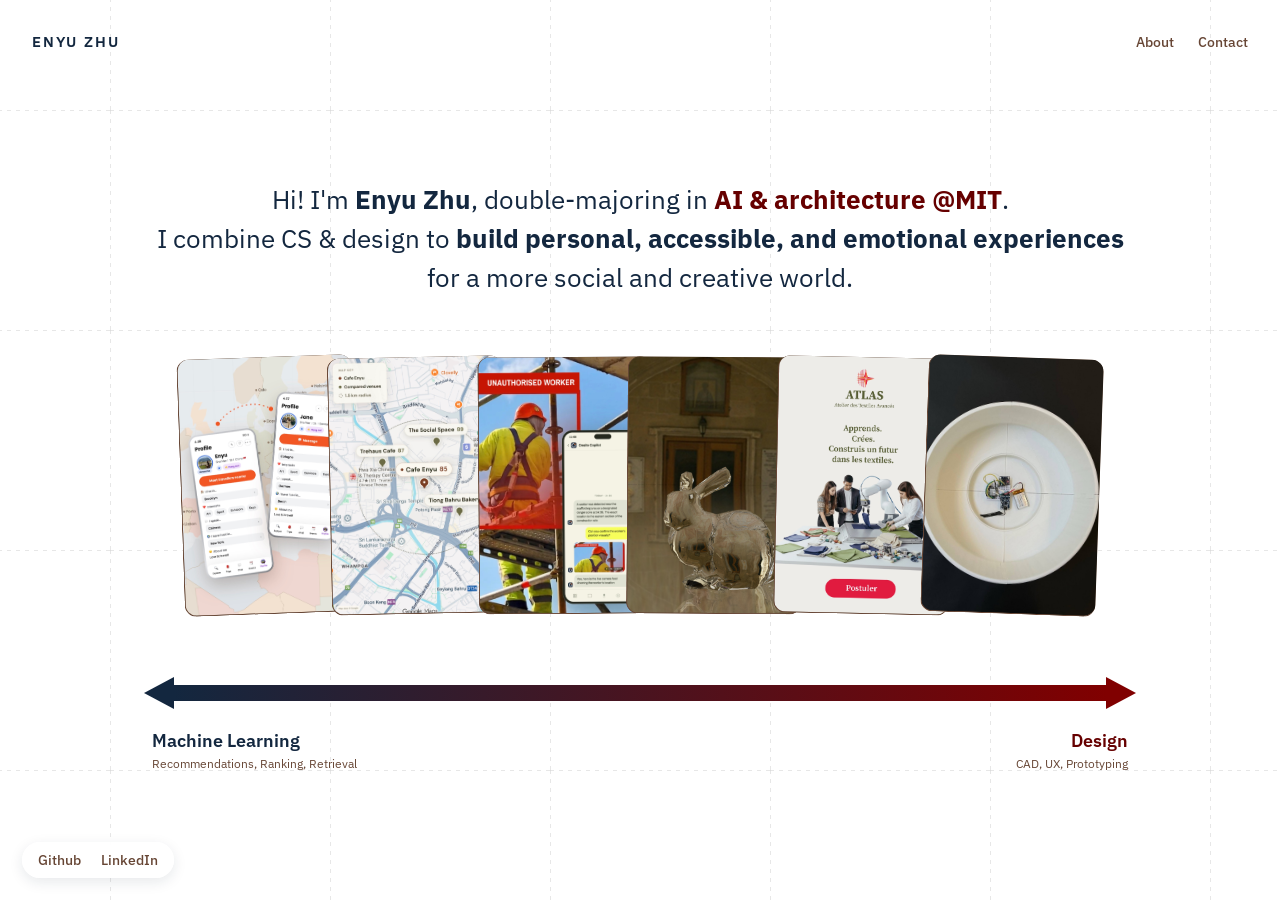
<file: index.html>
<!DOCTYPE html>
<html lang="en">
<head>
    <meta charset="UTF-8">
    <meta name="viewport" content="width=device-width, initial-scale=1.0">
    <meta name="theme-color" content="#ffffff">
    <meta name="description" content="I'm Enyu Zhu, double-majoring in AI and architecture at MIT. I build personal, accessible, and emotional experiences.">
    <title>Enyu Zhu</title>
    <link href="https://fonts.googleapis.com/css2?family=IBM+Plex+Sans:wght@400;500;600;700&display=swap" rel="stylesheet">
    <link rel="stylesheet" href="style.css">
</head>
<body>
    <div class="page" id="page">
        <header class="header">
            <a href="index.html" class="logo">ENYU ZHU</a>
            <nav class="nav-main">
                <a href="about.html">About</a>
                <a href="mailto:enyuzhu@mit.edu">Contact</a>
            </nav>
        </header>

        <main class="hero">
            <div class="hero-copy" id="heroCopy">
                <p class="intro-text" id="introText">
                    <span class="intro-line intro-line-1">Hi! I'm <strong class="hl-navy">Enyu Zhu</strong>, double-majoring in <strong class="hl-red">AI &amp; architecture @MIT</strong>.</span>
                    <span class="intro-line intro-line-2">I combine CS &amp; design to <strong class="hl-navy">build personal, accessible, and emotional experiences</strong> for a more social and creative world.</span>
                </p>
                <h2 class="project-title" id="projectTitle" aria-hidden="true"></h2>
            </div>

            <div class="stack">
                <ul class="cards-row" id="cardsRow">
                    <li class="card-slot">
                        <a class="card" href="project-1.html" data-title="Meet Travellers Version 3" aria-label="Open case study: Meet Travellers Version 3">
                            <img src="Assets/projects/project-1.jpg" alt="" loading="lazy" onerror="this.remove()">
                            <span class="card-cursor-hint" aria-hidden="true">View</span>
                        </a>
                    </li>
                    <li class="card-slot">
                        <a class="card" href="project-2.html" data-title="PROSPER" aria-label="Open case study: PROSPER">
                            <img src="Assets/projects/project-2.jpg" alt="" loading="lazy" onerror="this.remove()">
                            <span class="card-cursor-hint" aria-hidden="true">View</span>
                        </a>
                    </li>
                    <li class="card-slot">
                        <a class="card" href="project-3.html" data-title="Onsite Copilot" aria-label="Open case study: Onsite Copilot">
                            <img src="Assets/projects/project-3.jpg" alt="" loading="lazy" onerror="this.remove()">
                            <span class="card-cursor-hint" aria-hidden="true">View</span>
                        </a>
                    </li>
                    <li class="card-slot">
                        <a class="card" href="project-7.html" data-title="NET-RT" aria-label="Open case study: NET-RT: Neural Early Termination for Ray Tracing">
                            <img src="Assets/projects/project-7-main.png" alt="" loading="lazy" onerror="this.remove()">
                            <span class="card-cursor-hint" aria-hidden="true">View</span>
                        </a>
                    </li>
                    <li class="card-slot">
                        <a class="card" href="project-4.html" data-title="ATLAS" aria-label="Open case study: ATLAS">
                            <img src="Assets/projects/project-4.jpg" alt="" loading="lazy" onerror="this.remove()">
                            <span class="card-cursor-hint" aria-hidden="true">View</span>
                        </a>
                    </li>
                    <li class="card-slot">
                        <a class="card" href="project-5.html" data-title="Bu Dao Weng" aria-label="Open case study: Bu Dao Weng">
                            <img src="Assets/projects/project-5.jpg" alt="" loading="lazy" onerror="this.remove()">
                            <span class="card-cursor-hint" aria-hidden="true">View</span>
                        </a>
                    </li>
                </ul>

                <svg class="timeline-arrow" viewBox="0 0 1000 40" preserveAspectRatio="none" aria-hidden="true">
                    <defs>
                        <linearGradient id="arrowGrad" x1="0" y1="0" x2="1" y2="0">
                            <stop offset="0" class="arrow-stop-navy"/>
                            <stop offset="1" class="arrow-stop-red"/>
                        </linearGradient>
                    </defs>
                    <rect x="34" y="12" width="932" height="16" fill="url(#arrowGrad)"/>
                    <polygon points="4,20 34,4 34,36" class="arrow-navy"/>
                    <polygon points="996,20 966,4 966,36" class="arrow-red"/>
                </svg>

                <div class="footer-categories">
                    <div class="category category-ml">
                        <h3>Machine Learning</h3>
                        <p>Recommendations, Ranking, Retrieval</p>
                    </div>
                    <div class="category category-design">
                        <h3>Design</h3>
                        <p>CAD, UX, Prototyping</p>
                    </div>
                </div>
            </div>
        </main>

        <footer class="socials">
            <a href="https://github.com/enyuzhu" target="_blank" rel="noopener noreferrer">Github</a>
            <a href="https://www.linkedin.com/in/amyenyuzhu" target="_blank" rel="noopener noreferrer">LinkedIn</a>
        </footer>
    </div>

    <script src="script.js"></script>
</body>
</html>
</file>
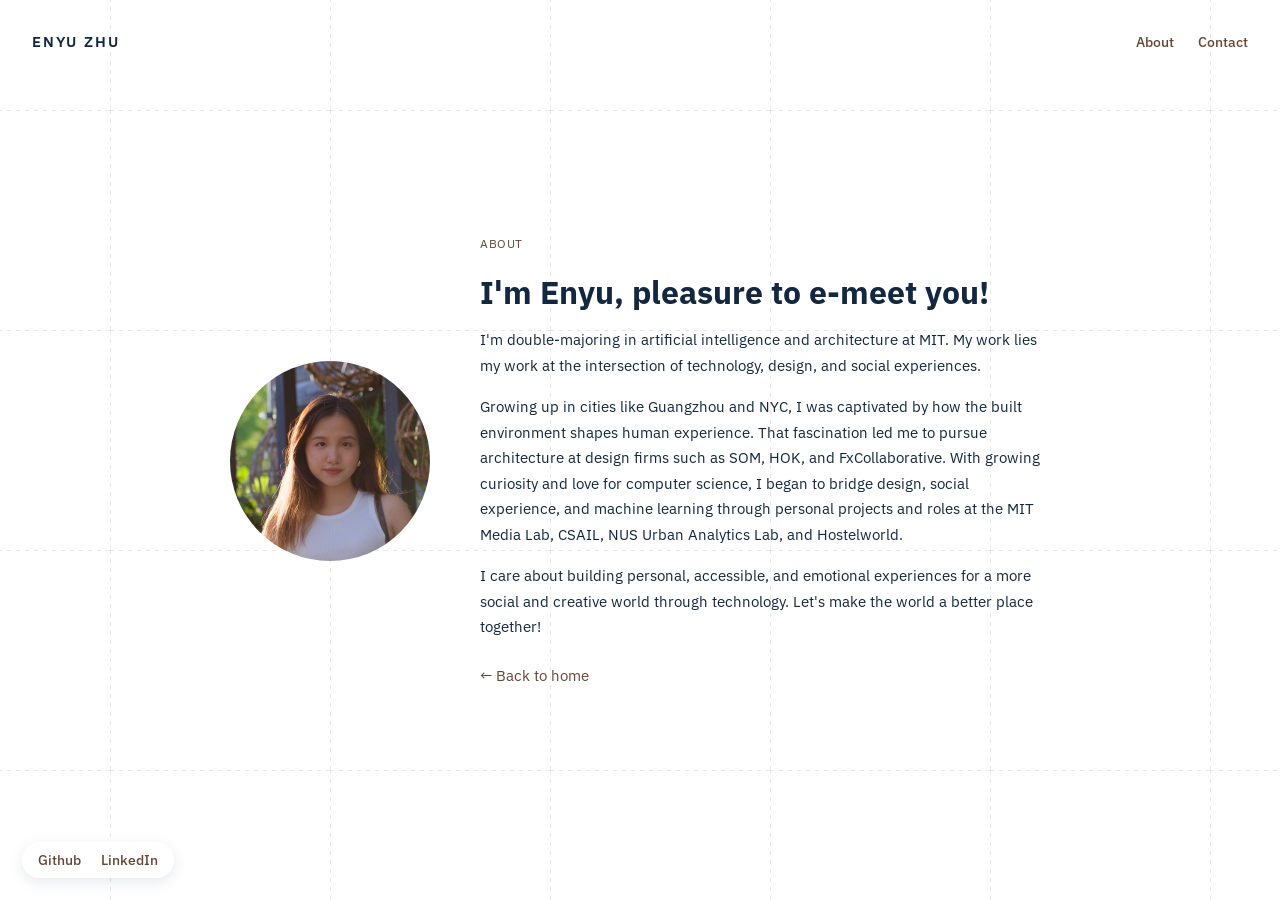
<file: about.html>
<!DOCTYPE html>
<html lang="en">
<head>
    <meta charset="UTF-8">
    <meta name="viewport" content="width=device-width, initial-scale=1.0">
    <meta name="theme-color" content="#ffffff">
    <meta name="description" content="Learn more about Enyu Zhu, a student double-majoring in AI and architecture at MIT.">
    <title>About | Enyu Zhu</title>
    <link href="https://fonts.googleapis.com/css2?family=IBM+Plex+Sans:wght@400;500;600;700&display=swap" rel="stylesheet">
    <link rel="stylesheet" href="style.css">
</head>
<body>
    <div class="page">
        <header class="header">
            <a href="index.html" class="logo">ENYU ZHU</a>
            <nav class="nav-main">
                <a href="about.html">About</a>
                <a href="mailto:enyuzhu@mit.edu">Contact</a>
            </nav>
        </header>

        <main class="content about-content">
            <div class="about-photo">
                <img src="Assets/headshot.jpg" alt="Portrait of Enyu Zhu">
            </div>
            <div class="about-text">
                <span class="tag">About</span>
                <h1>I'm Enyu, pleasure to e-meet you!</h1>
                <p>I'm double-majoring in artificial intelligence and architecture at MIT. My work lies my work at the intersection of technology, design, and social experiences.</p>
                <p>Growing up in cities like Guangzhou and NYC, I was captivated by how the built environment shapes human experience. That fascination led me to pursue architecture at design firms such as SOM, HOK, and FxCollaborative. With growing curiosity and love for computer science, I began to bridge design, social experience, and machine learning through personal projects and roles at the MIT Media Lab, CSAIL, NUS Urban Analytics Lab, and Hostelworld.</p>
                <p>I care about building personal, accessible, and emotional experiences for a more social and creative world through technology. Let's make the world a better place together!</p>
                <a class="back-link" href="index.html">&larr; Back to home</a>
            </div>
        </main>

        <footer class="socials">
            <a href="https://github.com/enyuzhu" target="_blank" rel="noopener noreferrer">Github</a>
            <a href="https://www.linkedin.com/in/amyenyuzhu" target="_blank" rel="noopener noreferrer">LinkedIn</a>
        </footer>
    </div>

    <script src="script.js"></script>
</body>
</html>
</file>
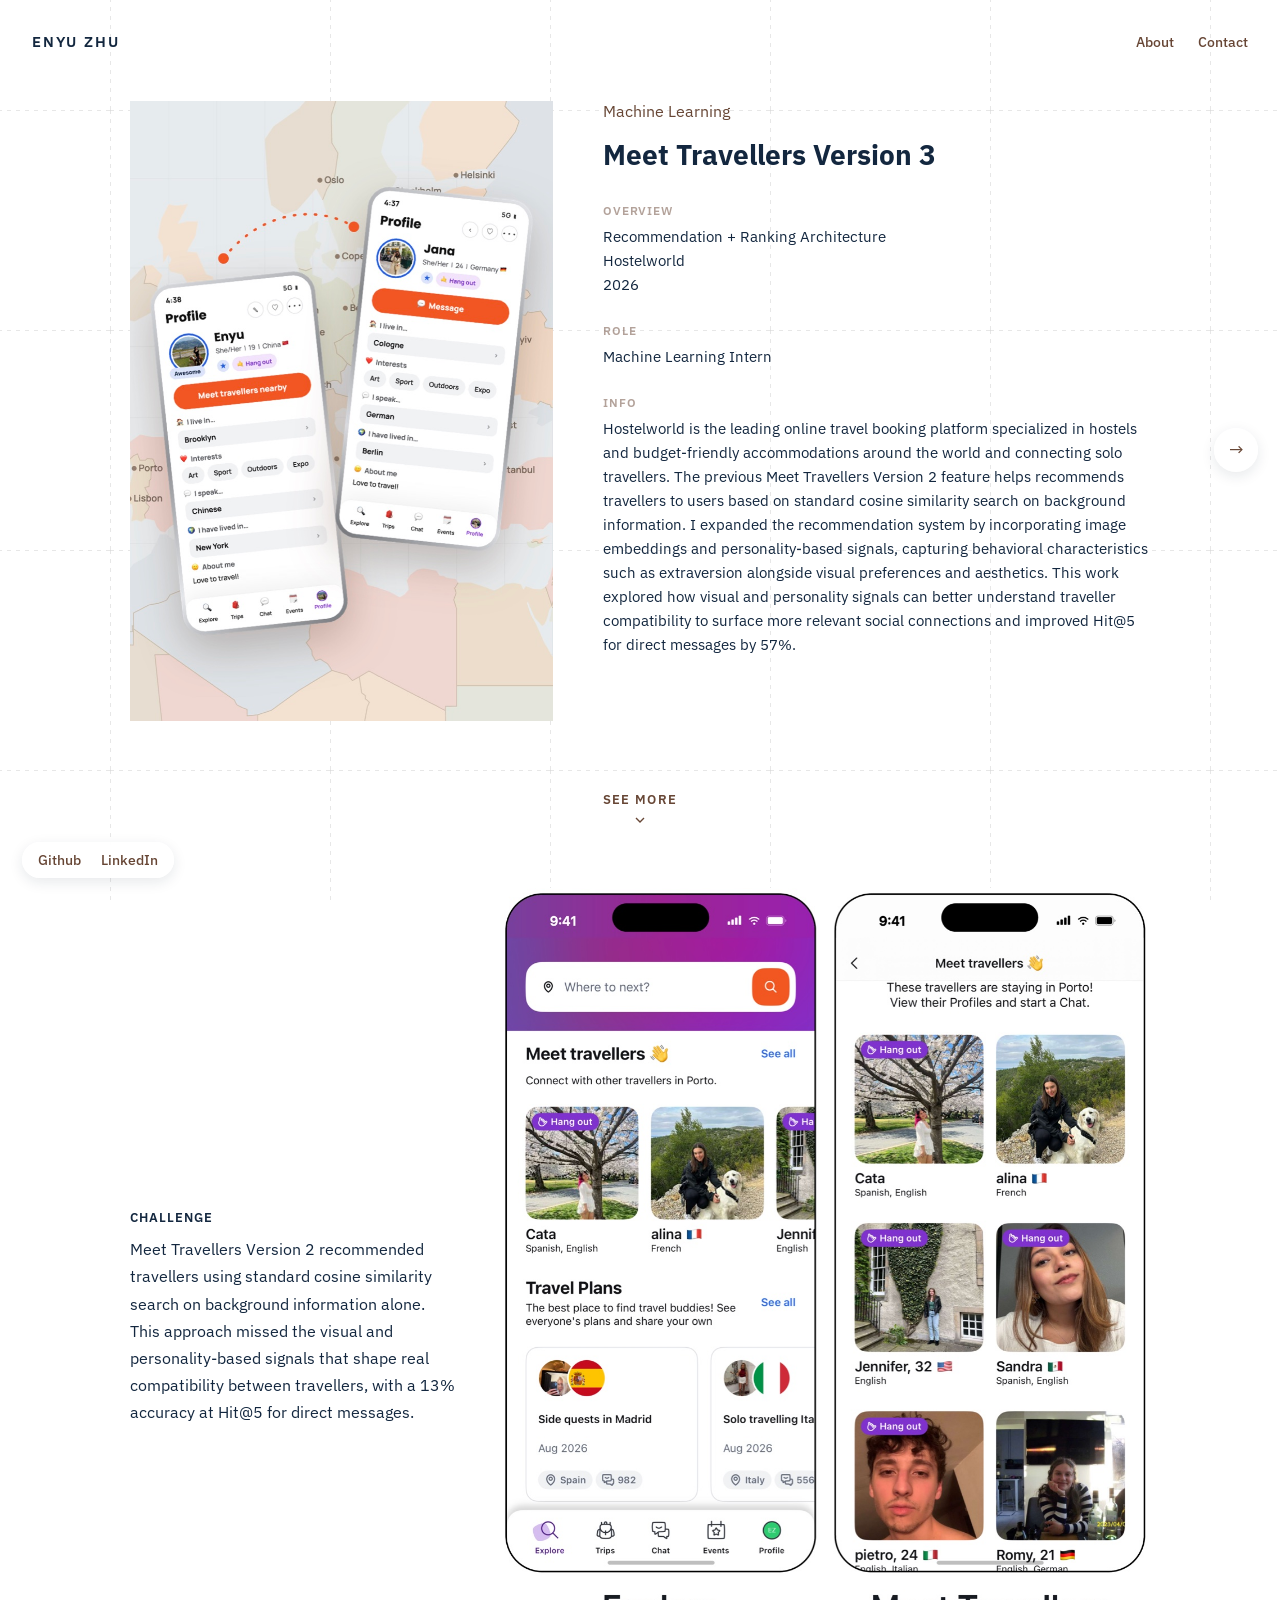
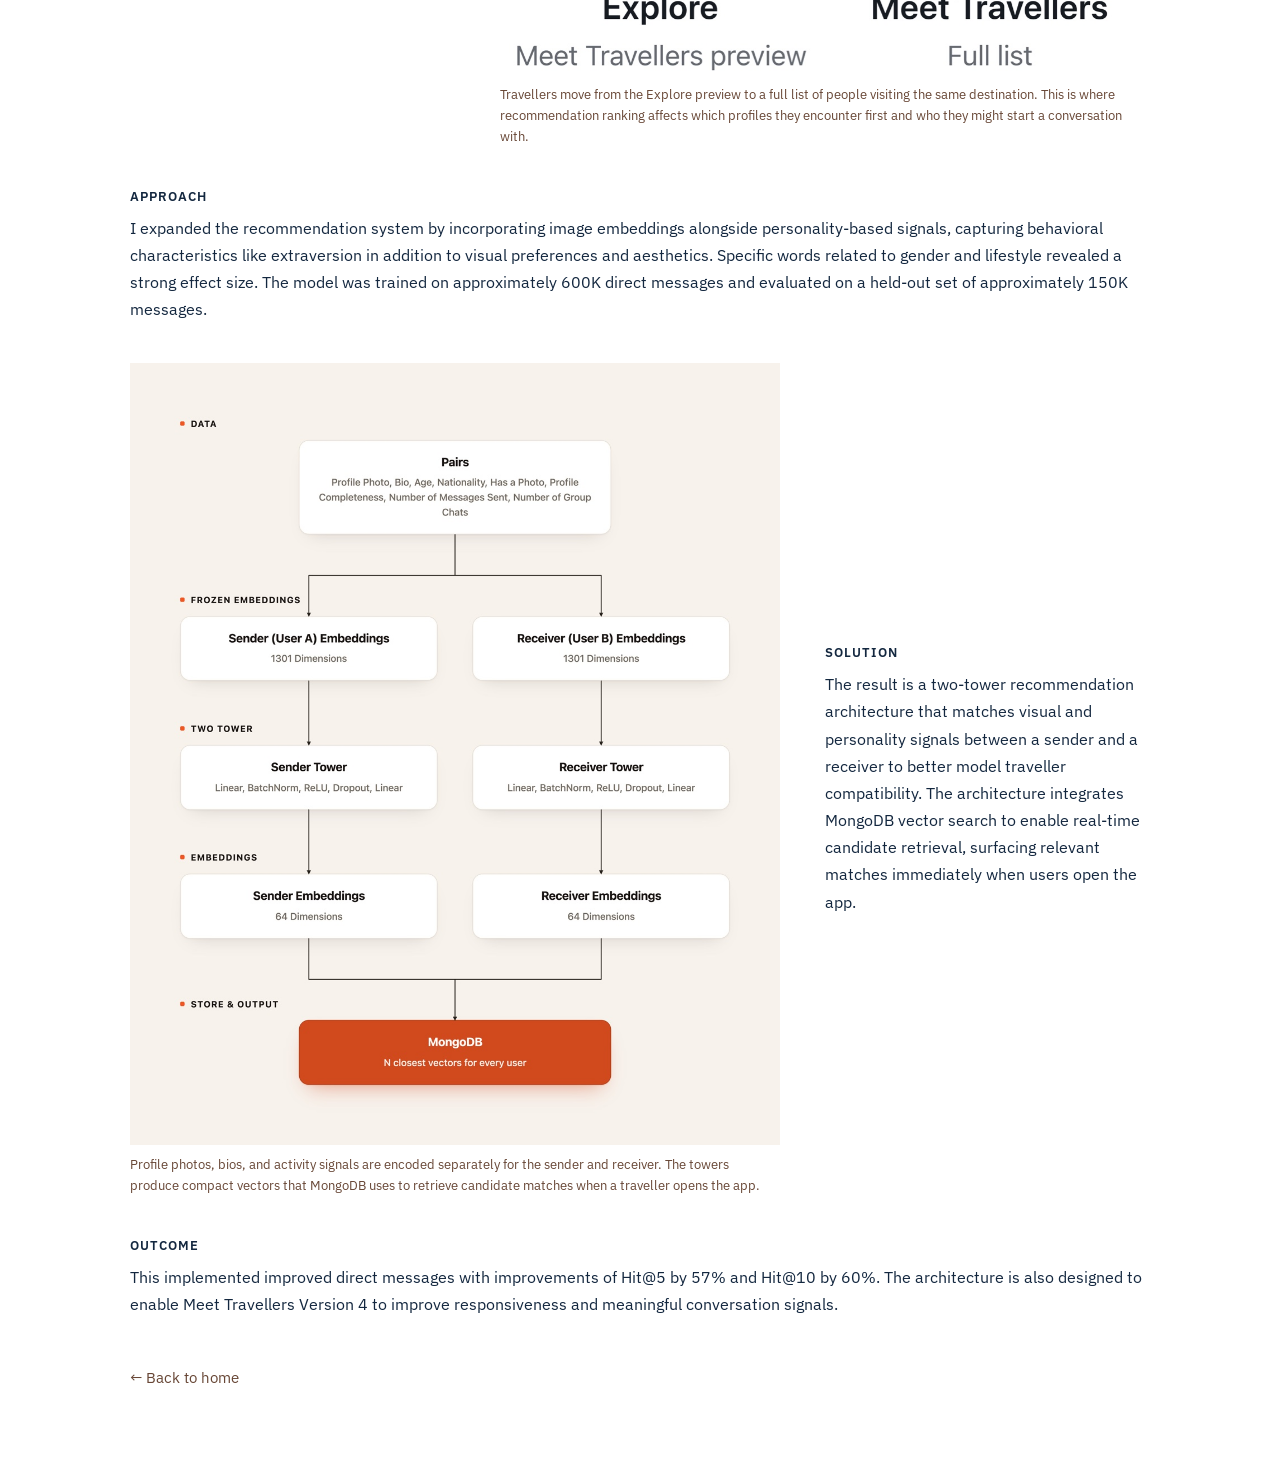
<file: project-1.html>
<!DOCTYPE html>
<html lang="en">
<head>
    <meta charset="UTF-8">
    <meta name="viewport" content="width=device-width, initial-scale=1.0">
    <meta name="theme-color" content="#ffffff">
    <title>Meet Travellers Version 3 | Enyu Zhu</title>
    <link href="https://fonts.googleapis.com/css2?family=IBM+Plex+Sans:wght@400;500;600;700&display=swap" rel="stylesheet">
    <link rel="stylesheet" href="style.css">
</head>
<body>
    <div class="page">
        <header class="header">
            <a href="index.html" class="logo">ENYU ZHU</a>
            <nav class="nav-main">
                <a href="about.html">About</a>
                <a href="mailto:enyuzhu@mit.edu">Contact</a>
            </nav>
        </header>

        <main class="project-page">
            <div class="project-hero-wrapper">
                <div class="project-hero">
                    <div class="project-media">
                        <img src="Assets/projects/project-1.jpg" alt="Meet Travellers Version 3" loading="lazy" onerror="this.remove()">
                    </div>
                    <div class="project-info">
                        <span class="project-tag">Machine Learning</span>
                        <h1>Meet Travellers Version 3</h1>

                        <div class="project-field">
                            <span class="field-label">Overview</span>
                            <p>Recommendation + Ranking Architecture<br>Hostelworld<br>2026</p>
                        </div>

                        <div class="project-field">
                            <span class="field-label">Role</span>
                            <p>Machine Learning Intern</p>
                        </div>

                        <div class="project-field">
                            <span class="field-label">Info</span>
                            <p>Hostelworld is the leading online travel booking platform specialized in hostels and budget-friendly accommodations around the world and connecting solo travellers. The previous Meet Travellers Version 2 feature helps recommends travellers to users based on standard cosine similarity search on background information. I expanded the recommendation system by incorporating image embeddings and personality-based signals, capturing behavioral characteristics such as extraversion alongside visual preferences and aesthetics. This work explored how visual and personality signals can better understand traveller compatibility to surface more relevant social connections and improved Hit@5 for direct messages by 57%.</p>
                        </div>
                    </div>
                </div>
            </div>

            <a href="#case-study" class="see-more">
                <span>See more</span>
                <svg viewBox="0 0 24 24" fill="none" stroke="currentColor" stroke-width="2" aria-hidden="true"><path d="M6 9l6 6 6-6"/></svg>
            </a>

            <section class="case-study" id="case-study">
                <div class="case-block case-block-media">
                    <div class="case-text">
                        <h2>Challenge</h2>
                        <p>Meet Travellers Version 2 recommended travellers using standard cosine similarity search on background information alone. This approach missed the visual and personality-based signals that shape real compatibility between travellers, with a 13% accuracy at Hit@5 for direct messages.</p>
                    </div>
                    <figure class="case-media">
                        <img src="Assets/projects/project-1-challenge.jpg" alt="Explore preview and full traveller list in the Hostelworld app." loading="lazy" onerror="this.closest('.case-media').remove()">
                        <figcaption>Travellers move from the Explore preview to a full list of people visiting the same destination. This is where recommendation ranking affects which profiles they encounter first and who they might start a conversation with.</figcaption>
                    </figure>
                </div>
                <div class="case-block">
                    <h2>Approach</h2>
                    <p>I expanded the recommendation system by incorporating image embeddings alongside personality-based signals, capturing behavioral characteristics like extraversion in addition to visual preferences and aesthetics. Specific words related to gender and lifestyle revealed a strong effect size. The model was trained on approximately 600K direct messages and evaluated on a held-out set of approximately 150K messages.</p>
                </div>
                <div class="case-block case-block-media">
                    <figure class="case-media">
                        <img src="Assets/projects/project-1-solution.jpg" alt="Two-tower recommendation architecture: sender and receiver profile features pass through frozen embeddings and a two-tower network into 64-dimensional embeddings, stored in MongoDB as each user's nearest neighbors." loading="lazy" onerror="this.closest('.case-media').remove()">
                        <figcaption>Profile photos, bios, and activity signals are encoded separately for the sender and receiver. The towers produce compact vectors that MongoDB uses to retrieve candidate matches when a traveller opens the app.</figcaption>
                    </figure>
                    <div class="case-text">
                        <h2>Solution</h2>
                        <p>The result is a two-tower recommendation architecture that matches visual and personality signals between a sender and a receiver to better model traveller compatibility. The architecture integrates MongoDB vector search to enable real-time candidate retrieval, surfacing relevant matches immediately when users open the app.</p>
                    </div>
                </div>
                <div class="case-block">
                    <h2>Outcome</h2>
                    <p>This implemented improved direct messages with improvements of Hit@5 by 57% and Hit@10 by 60%. The architecture is also designed to enable Meet Travellers Version 4 to improve responsiveness and meaningful conversation signals.</p>
                </div>
                <a class="back-link" href="index.html">&larr; Back to home</a>

                <nav class="project-nav">
                    <a class="project-nav-next" href="project-2.html" aria-label="Next project: PROSPER" title="Next: PROSPER">&rarr;</a>
                </nav>
            </section>
        </main>

        <footer class="socials">
            <a href="https://github.com/enyuzhu" target="_blank" rel="noopener noreferrer">Github</a>
            <a href="https://www.linkedin.com/in/amyenyuzhu" target="_blank" rel="noopener noreferrer">LinkedIn</a>
        </footer>
    </div>

    <script src="script.js"></script>
</body>
</html>
</file>
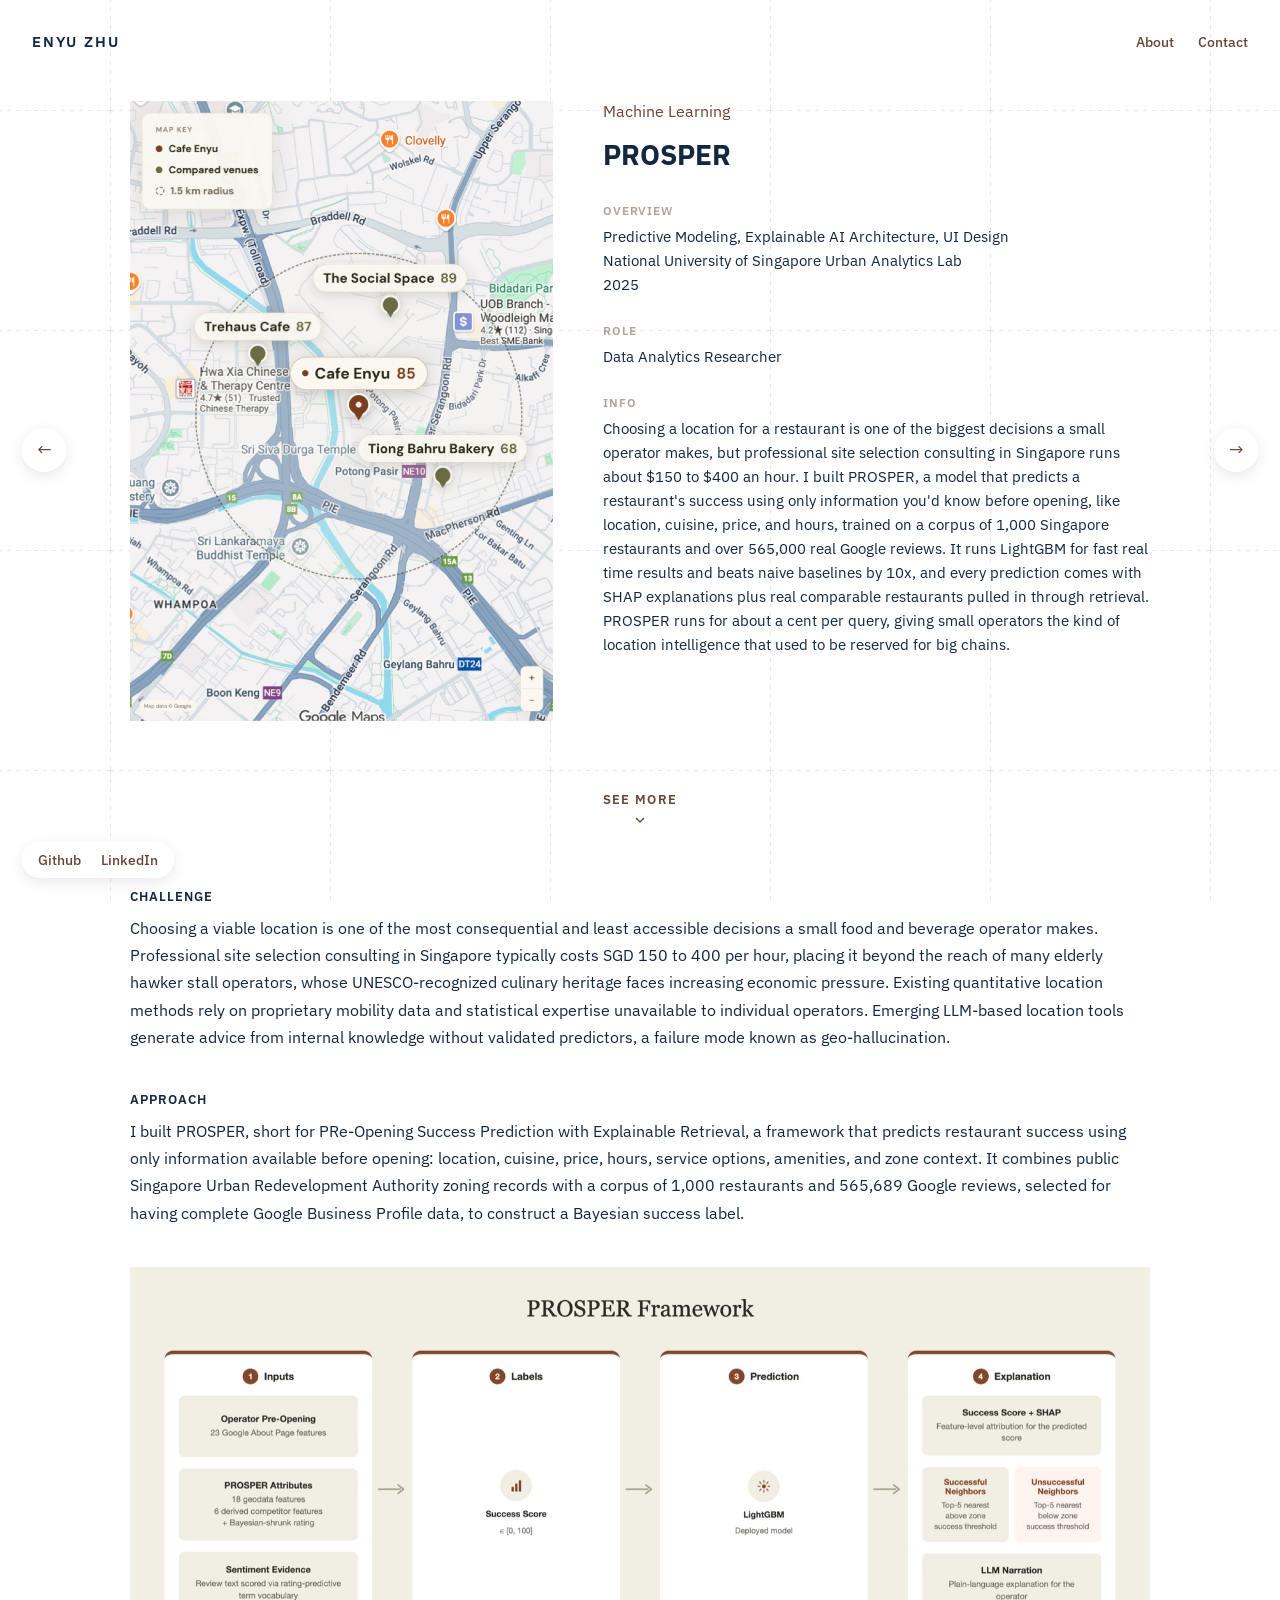
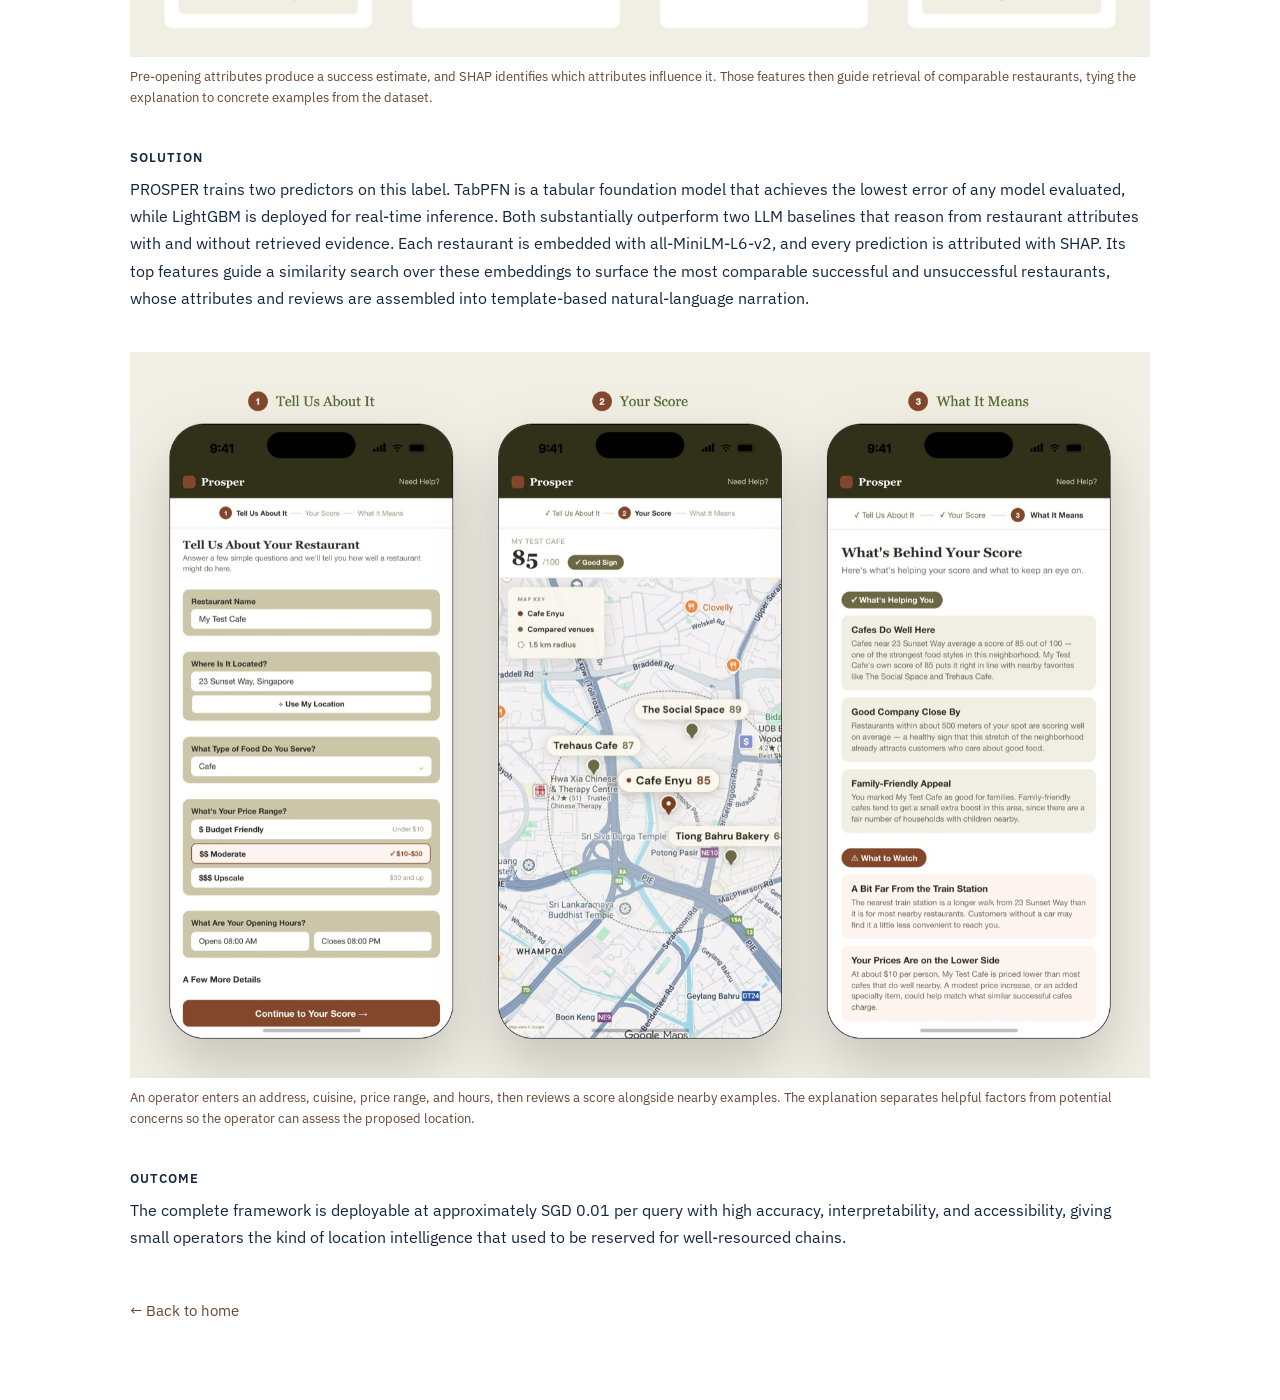
<file: project-2.html>
<!DOCTYPE html>
<html lang="en">
<head>
    <meta charset="UTF-8">
    <meta name="viewport" content="width=device-width, initial-scale=1.0">
    <meta name="theme-color" content="#ffffff">
    <title>PROSPER | Enyu Zhu</title>
    <link href="https://fonts.googleapis.com/css2?family=IBM+Plex+Sans:wght@400;500;600;700&display=swap" rel="stylesheet">
    <link rel="stylesheet" href="style.css">
</head>
<body>
    <div class="page">
        <header class="header">
            <a href="index.html" class="logo">ENYU ZHU</a>
            <nav class="nav-main">
                <a href="about.html">About</a>
                <a href="mailto:enyuzhu@mit.edu">Contact</a>
            </nav>
        </header>

        <main class="project-page">
            <div class="project-hero-wrapper">
            <div class="project-hero">
                <div class="project-media">
                    <img src="Assets/projects/project-2.jpg" alt="PROSPER" loading="lazy" onerror="this.remove()">
                </div>
                <div class="project-info">
                    <span class="project-tag">Machine Learning</span>
                    <h1>PROSPER</h1>

                    <div class="project-field">
                        <span class="field-label">Overview</span>
                        <p>Predictive Modeling, Explainable AI Architecture, UI Design<br>National University of Singapore Urban Analytics Lab<br>2025</p>
                    </div>

                    <div class="project-field">
                        <span class="field-label">Role</span>
                        <p>Data Analytics Researcher</p>
                    </div>

                    <div class="project-field">
                        <span class="field-label">Info</span>
                        <p>Choosing a location for a restaurant is one of the biggest decisions a small operator makes, but professional site selection consulting in Singapore runs about $150 to $400 an hour. I built PROSPER, a model that predicts a restaurant's success using only information you'd know before opening, like location, cuisine, price, and hours, trained on a corpus of 1,000 Singapore restaurants and over 565,000 real Google reviews. It runs LightGBM for fast real time results and beats naive baselines by 10x, and every prediction comes with SHAP explanations plus real comparable restaurants pulled in through retrieval. PROSPER runs for about a cent per query, giving small operators the kind of location intelligence that used to be reserved for big chains.</p>
                    </div>
                </div>
            </div>
            </div>

            <a href="#case-study" class="see-more">
                <span>See more</span>
                <svg viewBox="0 0 24 24" fill="none" stroke="currentColor" stroke-width="2" aria-hidden="true"><path d="M6 9l6 6 6-6"/></svg>
            </a>

            <section class="case-study" id="case-study">
                <div class="case-block">
                    <h2>Challenge</h2>
                    <p>Choosing a viable location is one of the most consequential and least accessible decisions a small food and beverage operator makes. Professional site selection consulting in Singapore typically costs SGD 150 to 400 per hour, placing it beyond the reach of many elderly hawker stall operators, whose UNESCO-recognized culinary heritage faces increasing economic pressure. Existing quantitative location methods rely on proprietary mobility data and statistical expertise unavailable to individual operators. Emerging LLM-based location tools generate advice from internal knowledge without validated predictors, a failure mode known as geo-hallucination.</p>
                </div>
                <div class="case-block">
                    <h2>Approach</h2>
                    <p>I built PROSPER, short for PRe-Opening Success Prediction with Explainable Retrieval, a framework that predicts restaurant success using only information available before opening: location, cuisine, price, hours, service options, amenities, and zone context. It combines public Singapore Urban Redevelopment Authority zoning records with a corpus of 1,000 restaurants and 565,689 Google reviews, selected for having complete Google Business Profile data, to construct a Bayesian success label.</p>
                </div>
                <figure class="case-block case-media">
                    <img src="Assets/projects/project-2-solution.jpg" alt="PROSPER framework: inputs, labels, prediction, and explanation stages from Google About Page features and PROSPER attributes through LightGBM prediction to success score with SHAP explanation and LLM narration." loading="lazy" onerror="this.closest('.case-media').remove()">
                    <figcaption>Pre-opening attributes produce a success estimate, and SHAP identifies which attributes influence it. Those features then guide retrieval of comparable restaurants, tying the explanation to concrete examples from the dataset.</figcaption>
                </figure>
                <div class="case-block">
                    <h2>Solution</h2>
                    <p>PROSPER trains two predictors on this label. TabPFN is a tabular foundation model that achieves the lowest error of any model evaluated, while LightGBM is deployed for real-time inference. Both substantially outperform two LLM baselines that reason from restaurant attributes with and without retrieved evidence. Each restaurant is embedded with all-MiniLM-L6-v2, and every prediction is attributed with SHAP. Its top features guide a similarity search over these embeddings to surface the most comparable successful and unsuccessful restaurants, whose attributes and reviews are assembled into template-based natural-language narration.</p>
                </div>
                <figure class="case-block case-media">
                    <img src="Assets/projects/project-2-outcome.jpg" alt="PROSPER app flow: restaurant details form, success score with nearby comparable venues on a map, and a breakdown of what is helping and hurting the score." loading="lazy" onerror="this.closest('.case-media').remove()">
                    <figcaption>An operator enters an address, cuisine, price range, and hours, then reviews a score alongside nearby examples. The explanation separates helpful factors from potential concerns so the operator can assess the proposed location.</figcaption>
                </figure>
                <div class="case-block">
                    <h2>Outcome</h2>
                    <p>The complete framework is deployable at approximately SGD 0.01 per query with high accuracy, interpretability, and accessibility, giving small operators the kind of location intelligence that used to be reserved for well-resourced chains.</p>
                </div>
                <a class="back-link" href="index.html">&larr; Back to home</a>

                <nav class="project-nav">
                    <a class="project-nav-prev" href="project-1.html" aria-label="Previous project: Meet Travellers Version 3" title="Prev: Meet Travellers Version 3">&larr;</a>
                    <a class="project-nav-next" href="project-3.html" aria-label="Next project: Onsite Copilot" title="Next: Onsite Copilot">&rarr;</a>
                </nav>
            </section>
        </main>

        <footer class="socials">
            <a href="https://github.com/enyuzhu" target="_blank" rel="noopener noreferrer">Github</a>
            <a href="https://www.linkedin.com/in/amyenyuzhu" target="_blank" rel="noopener noreferrer">LinkedIn</a>
        </footer>
    </div>

    <script src="script.js"></script>
</body>
</html>
</file>
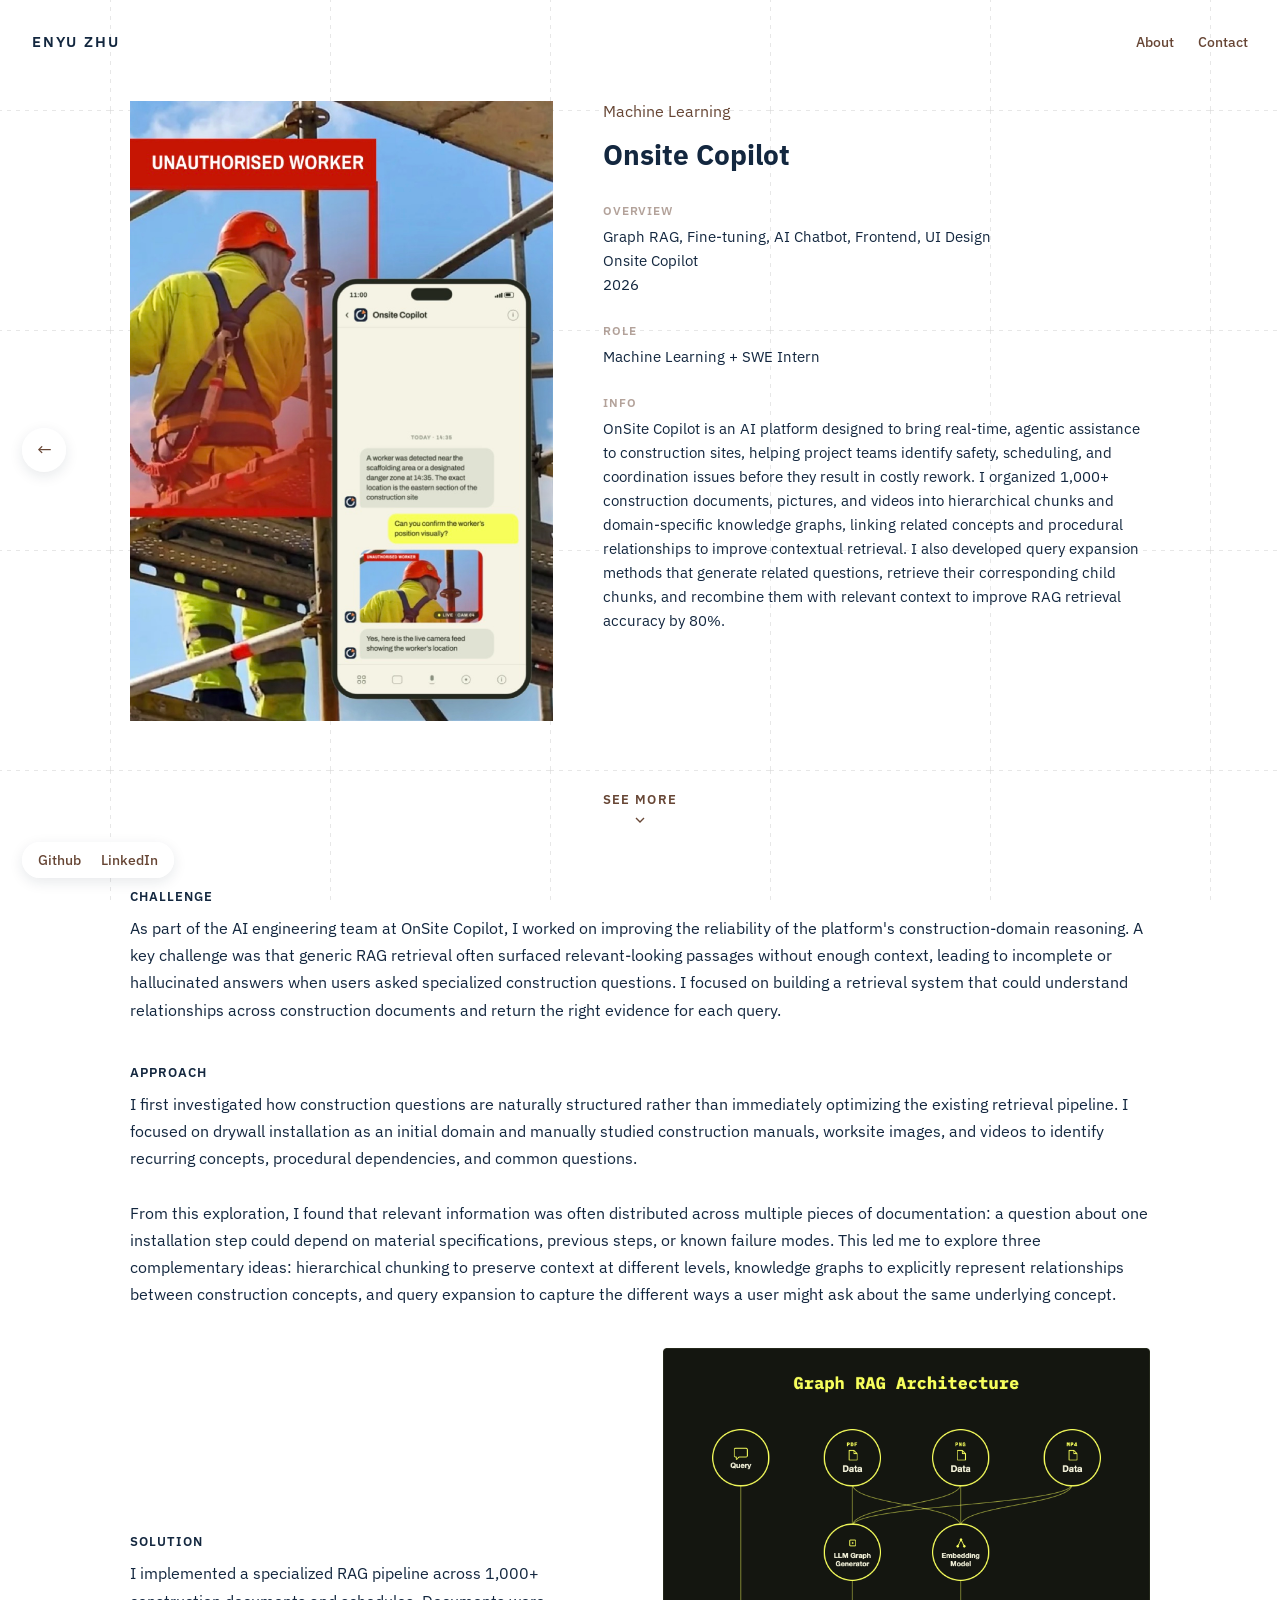
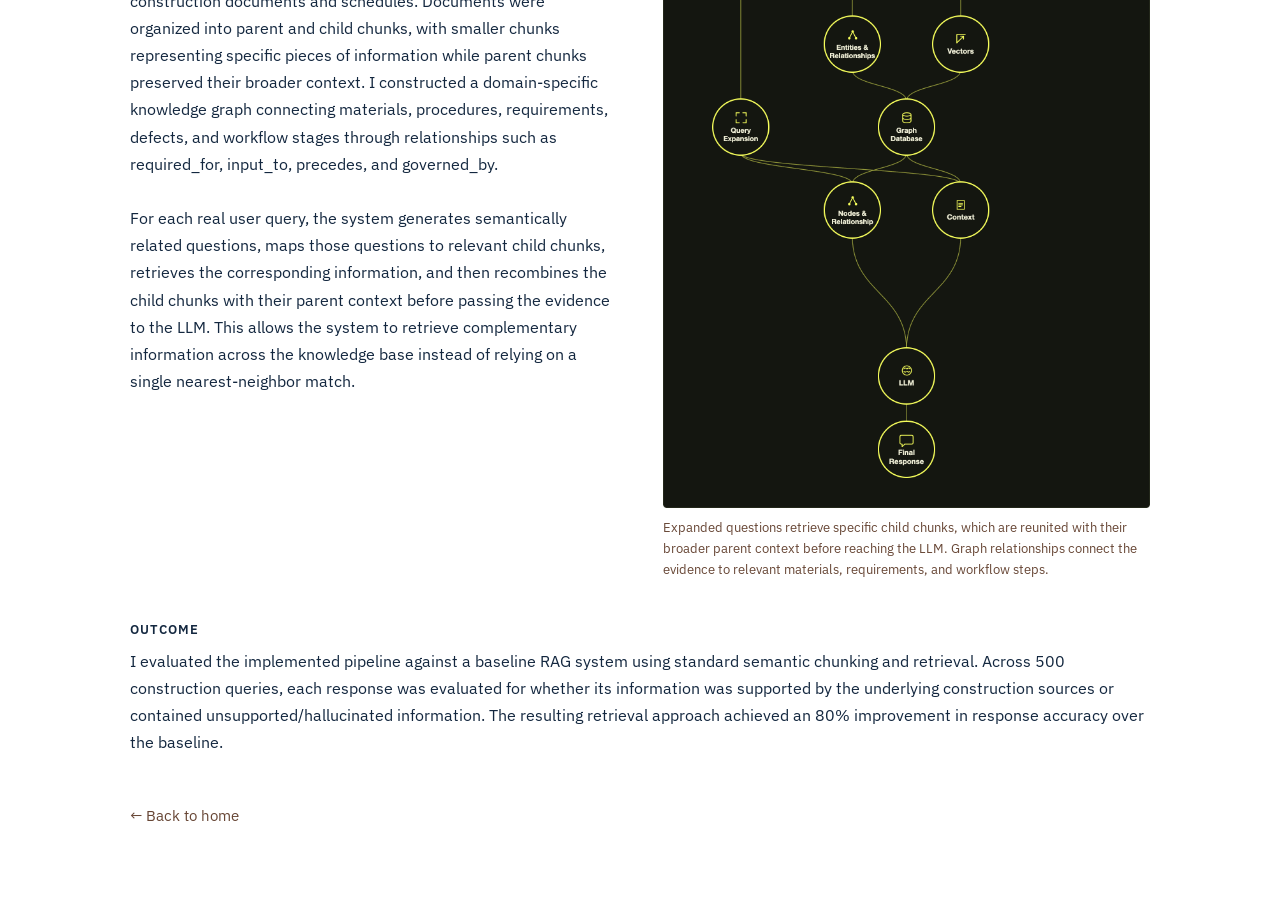
<file: project-3.html>
<!DOCTYPE html>
<html lang="en">
<head>
    <meta charset="UTF-8">
    <meta name="viewport" content="width=device-width, initial-scale=1.0">
    <meta name="theme-color" content="#ffffff">
    <title>Onsite Copilot | Enyu Zhu</title>
    <link href="https://fonts.googleapis.com/css2?family=IBM+Plex+Sans:wght@400;500;600;700&display=swap" rel="stylesheet">
    <link rel="stylesheet" href="style.css">
</head>
<body>
    <div class="page">
        <header class="header">
            <a href="index.html" class="logo">ENYU ZHU</a>
            <nav class="nav-main">
                <a href="about.html">About</a>
                <a href="mailto:enyuzhu@mit.edu">Contact</a>
            </nav>
        </header>

        <main class="project-page">
            <div class="project-hero-wrapper">
            <div class="project-hero">
                <div class="project-media">
                    <img src="Assets/projects/project-3.jpg" alt="Onsite Copilot" loading="lazy" onerror="this.remove()">
                </div>
                <div class="project-info">
                    <span class="project-tag">Machine Learning</span>
                    <h1>Onsite Copilot</h1>

                    <div class="project-field">
                        <span class="field-label">Overview</span>
                        <p>Graph RAG, Fine-tuning, AI Chatbot, Frontend, UI Design<br>Onsite Copilot<br>2026</p>
                    </div>

                    <div class="project-field">
                        <span class="field-label">Role</span>
                        <p>Machine Learning + SWE Intern</p>
                    </div>

                    <div class="project-field">
                        <span class="field-label">Info</span>
                        <p>OnSite Copilot is an AI platform designed to bring real-time, agentic assistance to construction sites, helping project teams identify safety, scheduling, and coordination issues before they result in costly rework. I organized 1,000+ construction documents, pictures, and videos into hierarchical chunks and domain-specific knowledge graphs, linking related concepts and procedural relationships to improve contextual retrieval. I also developed query expansion methods that generate related questions, retrieve their corresponding child chunks, and recombine them with relevant context to improve RAG retrieval accuracy by 80%.</p>
                    </div>
                </div>
            </div>
            </div>

            <a href="#case-study" class="see-more">
                <span>See more</span>
                <svg viewBox="0 0 24 24" fill="none" stroke="currentColor" stroke-width="2" aria-hidden="true"><path d="M6 9l6 6 6-6"/></svg>
            </a>

            <section class="case-study" id="case-study">
                <div class="case-block">
                    <h2>Challenge</h2>
                    <p>As part of the AI engineering team at OnSite Copilot, I worked on improving the reliability of the platform's construction-domain reasoning. A key challenge was that generic RAG retrieval often surfaced relevant-looking passages without enough context, leading to incomplete or hallucinated answers when users asked specialized construction questions. I focused on building a retrieval system that could understand relationships across construction documents and return the right evidence for each query.</p>
                </div>
                <div class="case-block">
                    <h2>Approach</h2>
                    <p>I first investigated how construction questions are naturally structured rather than immediately optimizing the existing retrieval pipeline. I focused on drywall installation as an initial domain and manually studied construction manuals, worksite images, and videos to identify recurring concepts, procedural dependencies, and common questions.
                    <br><br>From this exploration, I found that relevant information was often distributed across multiple pieces of documentation: a question about one installation step could depend on material specifications, previous steps, or known failure modes. This led me to explore three complementary ideas: hierarchical chunking to preserve context at different levels, knowledge graphs to explicitly represent relationships between construction concepts, and query expansion to capture the different ways a user might ask about the same underlying concept.</p>
                </div>
                <div class="case-block case-block-media case-block-media-even">
                    <div class="case-text">
                        <h2>Solution</h2>
                        <p>I implemented a specialized RAG pipeline across 1,000+ construction documents and schedules. Documents were organized into parent and child chunks, with smaller chunks representing specific pieces of information while parent chunks preserved their broader context. I constructed a domain-specific knowledge graph connecting materials, procedures, requirements, defects, and workflow stages through relationships such as required_for, input_to, precedes, and governed_by.
                        <br><br>For each real user query, the system generates semantically related questions, maps those questions to relevant child chunks, retrieves the corresponding information, and then recombines the child chunks with their parent context before passing the evidence to the LLM. This allows the system to retrieve complementary information across the knowledge base instead of relying on a single nearest-neighbor match.</p>
                    </div>
                    <figure class="case-media">
                        <img src="Assets/projects/project-3-solution.png" alt="Onsite graph pipeline architecture" loading="lazy" onerror="this.closest('.case-media').remove()">
                        <figcaption>Expanded questions retrieve specific child chunks, which are reunited with their broader parent context before reaching the LLM. Graph relationships connect the evidence to relevant materials, requirements, and workflow steps.</figcaption>
                    </figure>
                </div>
                <div class="case-block">
                    <h2>Outcome</h2>
                    <p>I evaluated the implemented pipeline against a baseline RAG system using standard semantic chunking and retrieval. Across 500 construction queries, each response was evaluated for whether its information was supported by the underlying construction sources or contained unsupported/hallucinated information. The resulting retrieval approach achieved an 80% improvement in response accuracy over the baseline.</p>
                </div>
                <a class="back-link" href="index.html">&larr; Back to home</a>

                <nav class="project-nav">
                    <a class="project-nav-prev" href="project-2.html" aria-label="Previous project: PROSPER" title="Prev: PROSPER">&larr;</a>
                    <a class="project-nav-next" href="project-7.html" aria-label="Next project: NET-RT" title="Next: NET-RT">&rarr;</a>
                </nav>
            </section>
        </main>

        <footer class="socials">
            <a href="https://github.com/enyuzhu" target="_blank" rel="noopener noreferrer">Github</a>
            <a href="https://www.linkedin.com/in/amyenyuzhu" target="_blank" rel="noopener noreferrer">LinkedIn</a>
        </footer>
    </div>

    <script src="script.js"></script>
</body>
</html>
</file>
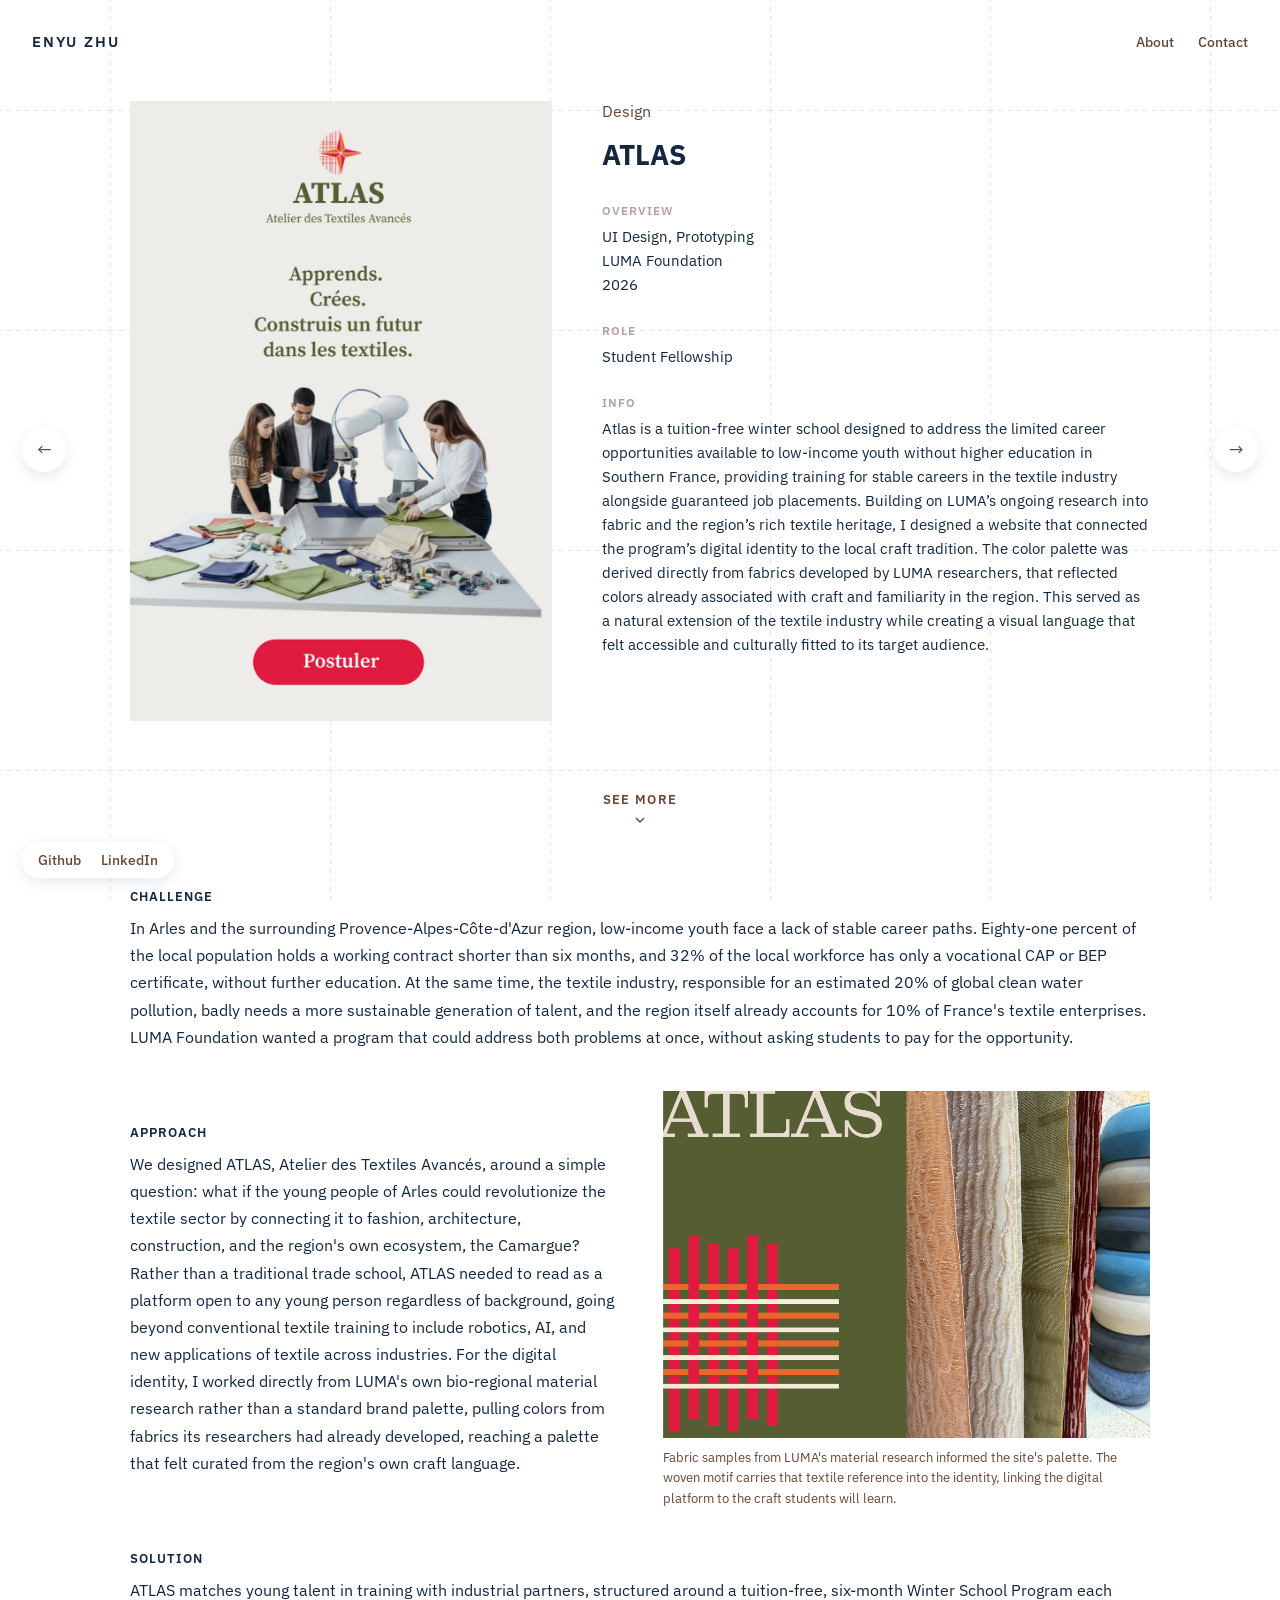
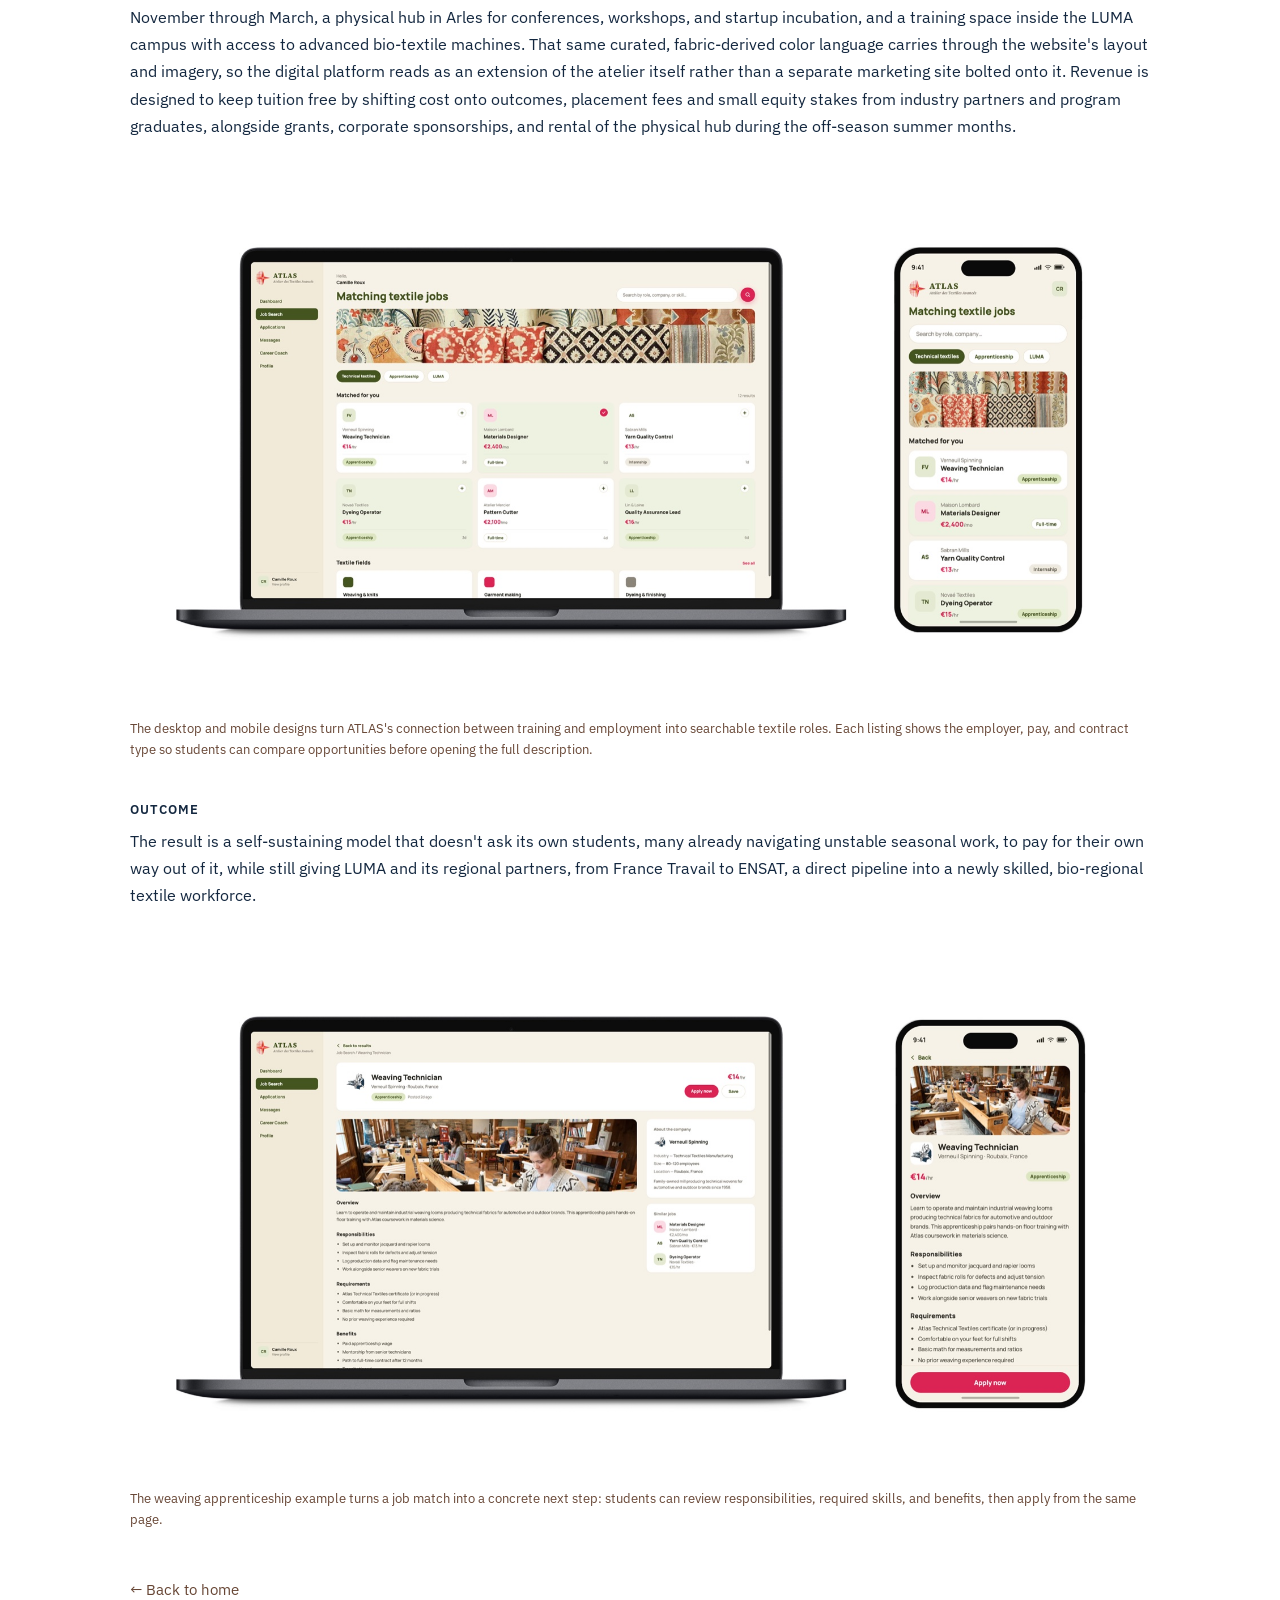
<file: project-4.html>
<!DOCTYPE html>
<html lang="en">
<head>
    <meta charset="UTF-8">
    <meta name="viewport" content="width=device-width, initial-scale=1.0">
    <meta name="theme-color" content="#ffffff">
    <title>ATLAS | Enyu Zhu</title>
    <link href="https://fonts.googleapis.com/css2?family=IBM+Plex+Sans:wght@400;500;600;700&display=swap" rel="stylesheet">
    <link rel="stylesheet" href="style.css">
</head>
<body>
    <div class="page">
        <header class="header">
            <a href="index.html" class="logo">ENYU ZHU</a>
            <nav class="nav-main">
                <a href="about.html">About</a>
                <a href="mailto:enyuzhu@mit.edu">Contact</a>
            </nav>
        </header>

        <main class="project-page">
            <div class="project-hero-wrapper">
            <div class="project-hero">
                <div class="project-media">
                    <img src="Assets/projects/project-4.jpg" alt="ATLAS" loading="lazy" onerror="this.remove()">
                </div>
                <div class="project-info">
                    <span class="project-tag">Design</span>
                    <h1>ATLAS</h1>

                    <div class="project-field">
                        <span class="field-label">Overview</span>
                        <p>UI Design, Prototyping<br>LUMA Foundation<br>2026</p>
                    </div>

                    <div class="project-field">
                        <span class="field-label">Role</span>
                        <p>Student Fellowship</p>
                    </div>

                    <div class="project-field">
                        <span class="field-label">Info</span>
                        <p>Atlas is a tuition-free winter school designed to address the limited career opportunities available to low-income youth without higher education in Southern France, providing training for stable careers in the textile industry alongside guaranteed job placements. Building on LUMA’s ongoing research into fabric and the region’s rich textile heritage, I designed a website that connected the program’s digital identity to the local craft tradition. The color palette was derived directly from fabrics developed by LUMA researchers, that reflected colors already associated with craft and familiarity in the region. This served as a natural extension of the textile industry while creating a visual language that felt accessible and culturally fitted to its target audience.</p>
                    </div>
                </div>
            </div>
            </div>

            <a href="#case-study" class="see-more">
                <span>See more</span>
                <svg viewBox="0 0 24 24" fill="none" stroke="currentColor" stroke-width="2" aria-hidden="true"><path d="M6 9l6 6 6-6"/></svg>
            </a>

            <section class="case-study" id="case-study">
                <div class="case-block">
                    <h2>Challenge</h2>
                    <p>In Arles and the surrounding Provence-Alpes-Côte-d'Azur region, low-income youth face a lack of stable career paths. Eighty-one percent of the local population holds a working contract shorter than six months, and 32% of the local workforce has only a vocational CAP or BEP certificate, without further education. At the same time, the textile industry, responsible for an estimated 20% of global clean water pollution, badly needs a more sustainable generation of talent, and the region itself already accounts for 10% of France's textile enterprises. LUMA Foundation wanted a program that could address both problems at once, without asking students to pay for the opportunity.</p>
                </div>
                <div class="case-block case-block-media case-block-media-even">
                    <div class="case-text">
                        <h2>Approach</h2>
                        <p>We designed ATLAS, Atelier des Textiles Avancés, around a simple question: what if the young people of Arles could revolutionize the textile sector by connecting it to fashion, architecture, construction, and the region's own ecosystem, the Camargue? Rather than a traditional trade school, ATLAS needed to read as a platform open to any young person regardless of background, going beyond conventional textile training to include robotics, AI, and new applications of textile across industries. For the digital identity, I worked directly from LUMA's own bio-regional material research rather than a standard brand palette, pulling colors from fabrics its researchers had already developed, reaching a palette that felt curated from the region's own craft language.</p>
                    </div>
                    <figure class="case-media">
                        <img src="Assets/projects/project-4-approach.jpg" alt="Approach and color palette for ATLAS" loading="lazy" onerror="this.closest('.case-media').remove()">
                        <figcaption>Fabric samples from LUMA's material research informed the site's palette. The woven motif carries that textile reference into the identity, linking the digital platform to the craft students will learn.</figcaption>
                    </figure>
                </div>
                <div class="case-block">
                    <h2>Solution</h2>
                    <p>ATLAS matches young talent in training with industrial partners, structured around a tuition-free, six-month Winter School Program each November through March, a physical hub in Arles for conferences, workshops, and startup incubation, and a training space inside the LUMA campus with access to advanced bio-textile machines. That same curated, fabric-derived color language carries through the website's layout and imagery, so the digital platform reads as an extension of the atelier itself rather than a separate marketing site bolted onto it. Revenue is designed to keep tuition free by shifting cost onto outcomes, placement fees and small equity stakes from industry partners and program graduates, alongside grants, corporate sponsorships, and rental of the physical hub during the off-season summer months.</p>
                </div>
                <figure class="case-block case-media">
                    <img src="Assets/projects/project-4-solution.jpg" alt="ATLAS job-matching platform on desktop and mobile, showing search filters and matched textile jobs like weaving technician, materials designer, and dyeing operator." loading="lazy" onerror="this.closest('.case-media').remove()">
                    <figcaption>The desktop and mobile designs turn ATLAS's connection between training and employment into searchable textile roles. Each listing shows the employer, pay, and contract type so students can compare opportunities before opening the full description.</figcaption>
                </figure>
                <div class="case-block">
                    <h2>Outcome</h2>
                    <p>The result is a self-sustaining model that doesn't ask its own students, many already navigating unstable seasonal work, to pay for their own way out of it, while still giving LUMA and its regional partners, from France Travail to ENSAT, a direct pipeline into a newly skilled, bio-regional textile workforce.</p>
                </div>
                <figure class="case-block case-media">
                    <img src="Assets/projects/project-4-outcome.jpg" alt="ATLAS job listing page on desktop and mobile for a Weaving Technician apprenticeship, showing overview, responsibilities, requirements, and benefits." loading="lazy" onerror="this.closest('.case-media').remove()">
                    <figcaption>The weaving apprenticeship example turns a job match into a concrete next step: students can review responsibilities, required skills, and benefits, then apply from the same page.</figcaption>
                </figure>
                <a class="back-link" href="index.html">&larr; Back to home</a>

                <nav class="project-nav">
                    <a class="project-nav-prev" href="project-7.html" aria-label="Previous project: NET-RT" title="Prev: NET-RT">&larr;</a>
                    <a class="project-nav-next" href="project-5.html" aria-label="Next project: Bu Dao Weng" title="Next: Bu Dao Weng">&rarr;</a>
                </nav>
            </section>
        </main>

        <footer class="socials">
            <a href="https://github.com/enyuzhu" target="_blank" rel="noopener noreferrer">Github</a>
            <a href="https://www.linkedin.com/in/amyenyuzhu" target="_blank" rel="noopener noreferrer">LinkedIn</a>
        </footer>
    </div>

    <script src="script.js"></script>
</body>
</html>
</file>
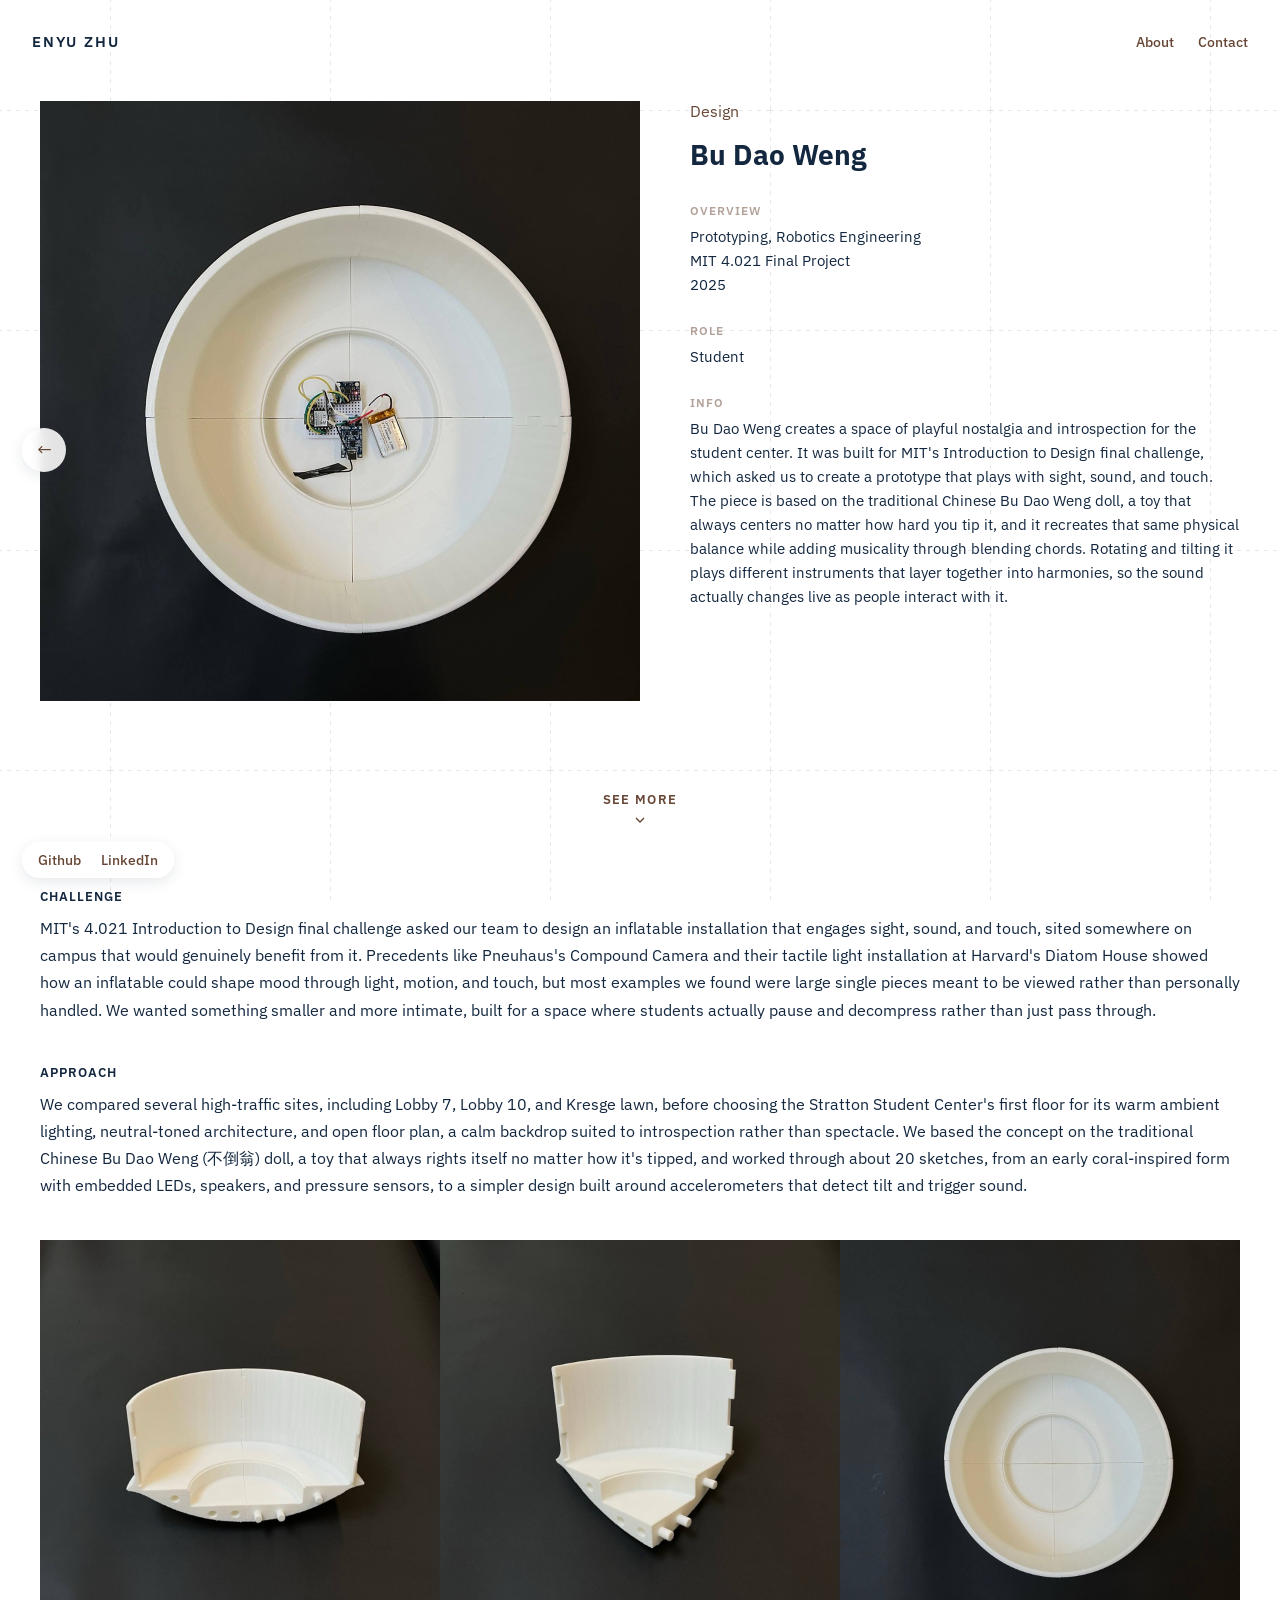
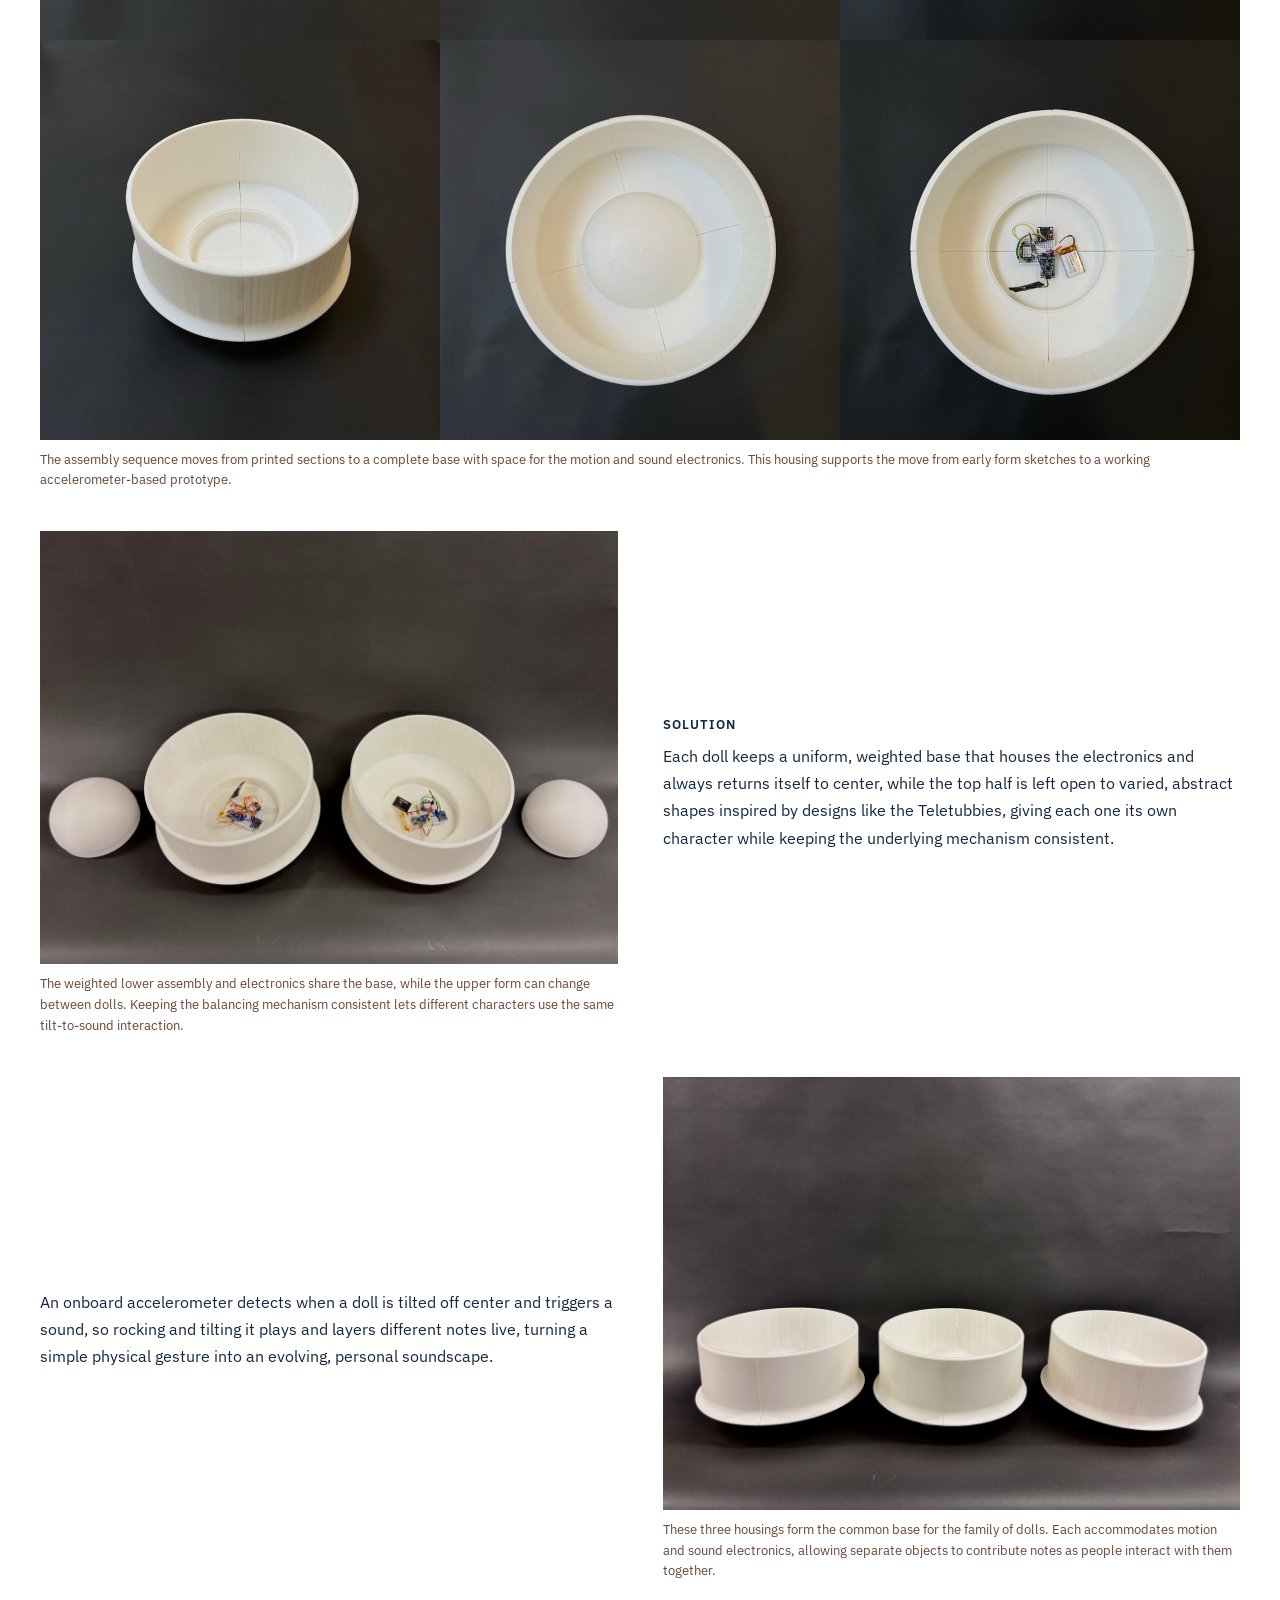
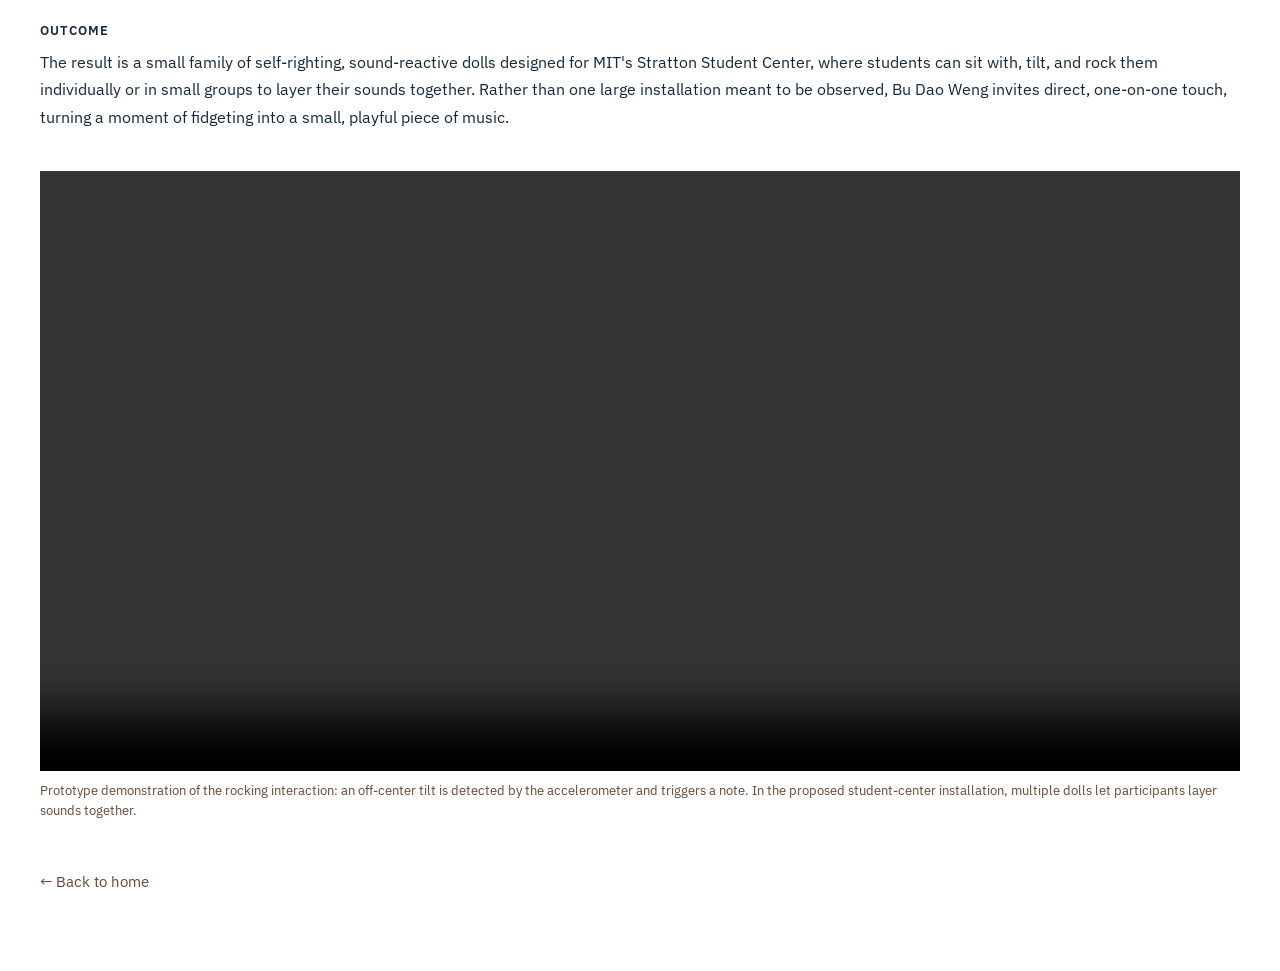
<file: project-5.html>
<!DOCTYPE html>
<html lang="en">
<head>
    <meta charset="UTF-8">
    <meta name="viewport" content="width=device-width, initial-scale=1.0">
    <meta name="theme-color" content="#ffffff">
    <title>Bu Dao Weng | Enyu Zhu</title>
    <link href="https://fonts.googleapis.com/css2?family=IBM+Plex+Sans:wght@400;500;600;700&display=swap" rel="stylesheet">
    <link rel="stylesheet" href="style.css">
</head>
<body>
    <div class="page">
        <header class="header">
            <a href="index.html" class="logo">ENYU ZHU</a>
            <nav class="nav-main">
                <a href="about.html">About</a>
                <a href="mailto:enyuzhu@mit.edu">Contact</a>
            </nav>
        </header>

        <main class="project-page project-page-wide">
            <div class="project-hero-wrapper">
            <div class="project-hero project-hero-fit">
                <div class="project-media">
                    <img src="Assets/projects/project-5.jpg" alt="Bu Dao Weng" loading="lazy" onerror="this.remove()">
                </div>
                <div class="project-info">
                    <span class="project-tag">Design</span>
                    <h1>Bu Dao Weng</h1>

                    <div class="project-field">
                        <span class="field-label">Overview</span>
                        <p>Prototyping, Robotics Engineering<br>MIT 4.021 Final Project<br>2025</p>
                    </div>

                    <div class="project-field">
                        <span class="field-label">Role</span>
                        <p>Student</p>
                    </div>

                    <div class="project-field">
                        <span class="field-label">Info</span>
                        <p>Bu Dao Weng creates a space of playful nostalgia and introspection for the student center. It was built for MIT's Introduction to Design final challenge, which asked us to create a prototype that plays with sight, sound, and touch. The piece is based on the traditional Chinese Bu Dao Weng doll, a toy that always centers no matter how hard you tip it, and it recreates that same physical balance while adding musicality through blending chords. Rotating and tilting it plays different instruments that layer together into harmonies, so the sound actually changes live as people interact with it.</p>
                    </div>
                </div>
            </div>
            </div>

            <a href="#case-study" class="see-more">
                <span>See more</span>
                <svg viewBox="0 0 24 24" fill="none" stroke="currentColor" stroke-width="2" aria-hidden="true"><path d="M6 9l6 6 6-6"/></svg>
            </a>

            <section class="case-study" id="case-study">
                <div class="case-block">
                    <h2>Challenge</h2>
                    <p>MIT's 4.021 Introduction to Design final challenge asked our team to design an inflatable installation that engages sight, sound, and touch, sited somewhere on campus that would genuinely benefit from it. Precedents like Pneuhaus's Compound Camera and their tactile light installation at Harvard's Diatom House showed how an inflatable could shape mood through light, motion, and touch, but most examples we found were large single pieces meant to be viewed rather than personally handled. We wanted something smaller and more intimate, built for a space where students actually pause and decompress rather than just pass through.</p>
                </div>
                <div class="case-block">
                    <h2>Approach</h2>
                    <p>We compared several high-traffic sites, including Lobby 7, Lobby 10, and Kresge lawn, before choosing the Stratton Student Center's first floor for its warm ambient lighting, neutral-toned architecture, and open floor plan, a calm backdrop suited to introspection rather than spectacle. We based the concept on the traditional Chinese Bu Dao Weng (不倒翁) doll, a toy that always rights itself no matter how it's tipped, and worked through about 20 sketches, from an early coral-inspired form with embedded LEDs, speakers, and pressure sensors, to a simpler design built around accelerometers that detect tilt and trigger sound.</p>
                </div>
                <figure class="case-block case-media">
                    <img src="Assets/projects/project-5-approach.jpg" alt="Bu Dao Weng 3D-printed shell assembly: individual curved segments, the joined inner and outer rings, and the base with the sound and motion electronics mounted inside." loading="lazy" onerror="this.closest('.case-media').remove()">
                    <figcaption>The assembly sequence moves from printed sections to a complete base with space for the motion and sound electronics. This housing supports the move from early form sketches to a working accelerometer-based prototype.</figcaption>
                </figure>
                <div class="case-block case-block-media case-block-media-even">
                    <figure class="case-media">
                        <img src="Assets/projects/project-5-solution-1.jpg" alt="The weighted spheres and electronics fitted inside two shell halves." loading="lazy" onerror="this.closest('.case-media').remove()">
                        <figcaption>The weighted lower assembly and electronics share the base, while the upper form can change between dolls. Keeping the balancing mechanism consistent lets different characters use the same tilt-to-sound interaction.</figcaption>
                    </figure>
                    <div class="case-text">
                        <h2>Solution</h2>
                        <p>Each doll keeps a uniform, weighted base that houses the electronics and always returns itself to center, while the top half is left open to varied, abstract shapes inspired by designs like the Teletubbies, giving each one its own character while keeping the underlying mechanism consistent.</p>
                    </div>
                </div>
                <div class="case-block case-block-media case-block-media-even">
                    <div class="case-text">
                        <p>An onboard accelerometer detects when a doll is tilted off center and triggers a sound, so rocking and tilting it plays and layers different notes live, turning a simple physical gesture into an evolving, personal soundscape.</p>
                    </div>
                    <figure class="case-media">
                        <img src="Assets/projects/project-5-solution-2.jpg" alt="The three assembled shell segments before final assembly." loading="lazy" onerror="this.closest('.case-media').remove()">
                        <figcaption>These three housings form the common base for the family of dolls. Each accommodates motion and sound electronics, allowing separate objects to contribute notes as people interact with them together.</figcaption>
                    </figure>
                </div>
                <div class="case-block">
                    <h2>Outcome</h2>
                    <p>The result is a small family of self-righting, sound-reactive dolls designed for MIT's Stratton Student Center, where students can sit with, tilt, and rock them individually or in small groups to layer their sounds together. Rather than one large installation meant to be observed, Bu Dao Weng invites direct, one-on-one touch, turning a moment of fidgeting into a small, playful piece of music.</p>
                </div>
                <figure class="case-block case-media">
                    <video src="Assets/projects/project-5-outcome.mp4" controls playsinline loop></video>
                    <figcaption>Prototype demonstration of the rocking interaction: an off-center tilt is detected by the accelerometer and triggers a note. In the proposed student-center installation, multiple dolls let participants layer sounds together.</figcaption>
                </figure>
                <a class="back-link" href="index.html">&larr; Back to home</a>

                <nav class="project-nav">
                    <a class="project-nav-prev" href="project-4.html" aria-label="Previous project: ATLAS" title="Prev: ATLAS">&larr;</a>
                </nav>
            </section>
        </main>

        <footer class="socials">
            <a href="https://github.com/enyuzhu" target="_blank" rel="noopener noreferrer">Github</a>
            <a href="https://www.linkedin.com/in/amyenyuzhu" target="_blank" rel="noopener noreferrer">LinkedIn</a>
        </footer>
    </div>

    <script src="script.js"></script>
</body>
</html>
</file>
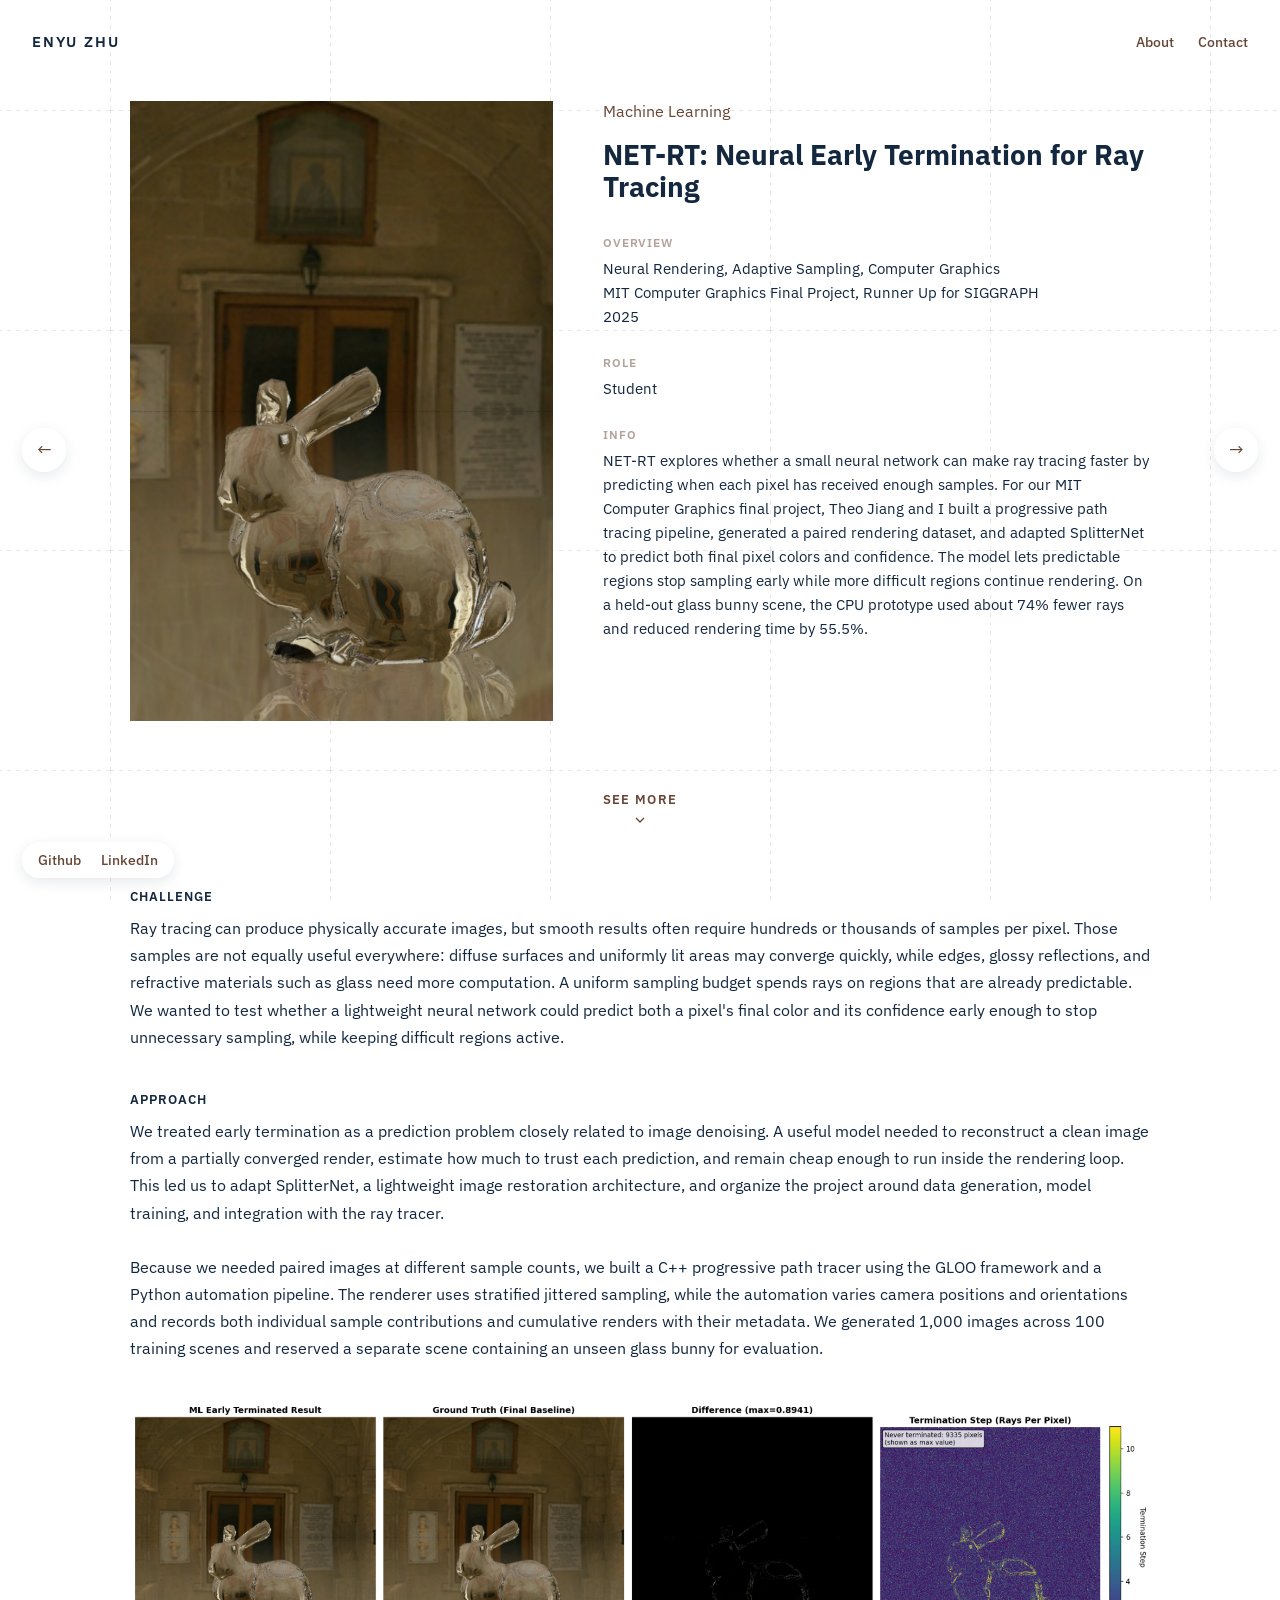
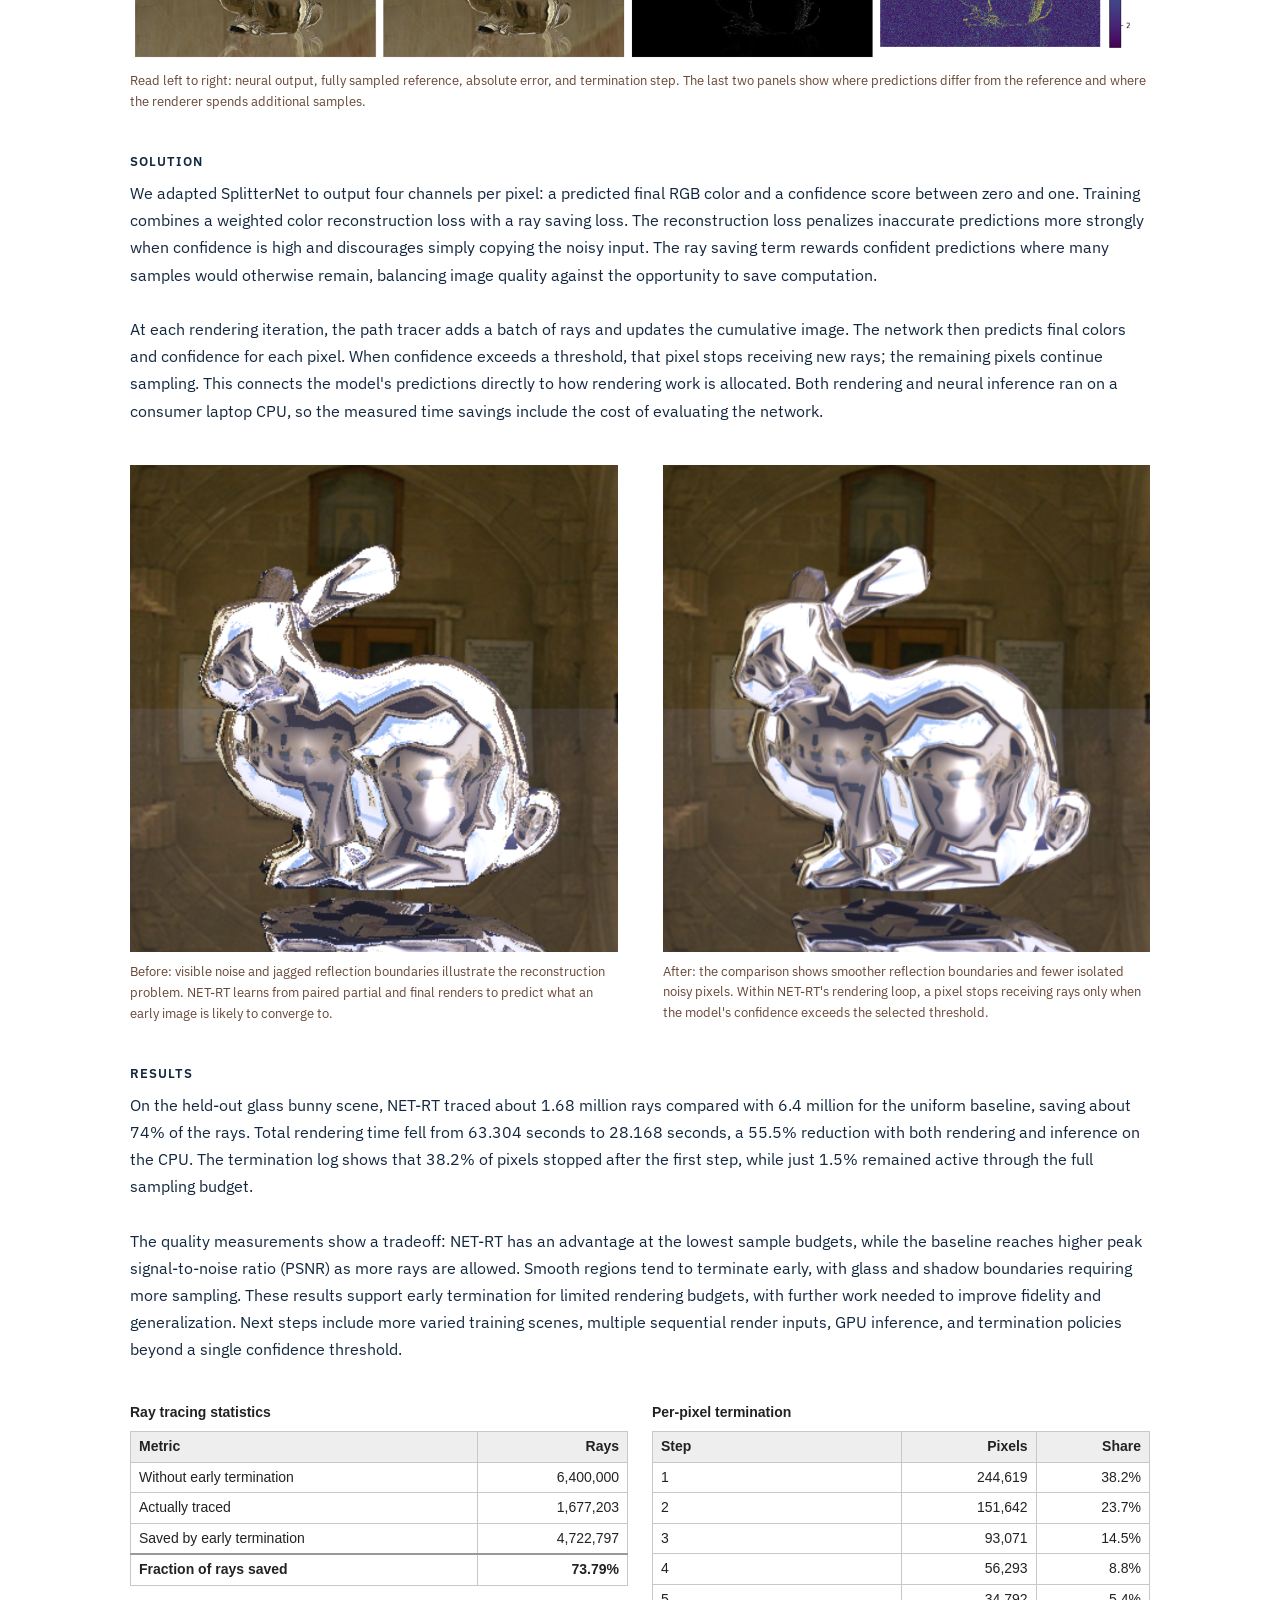
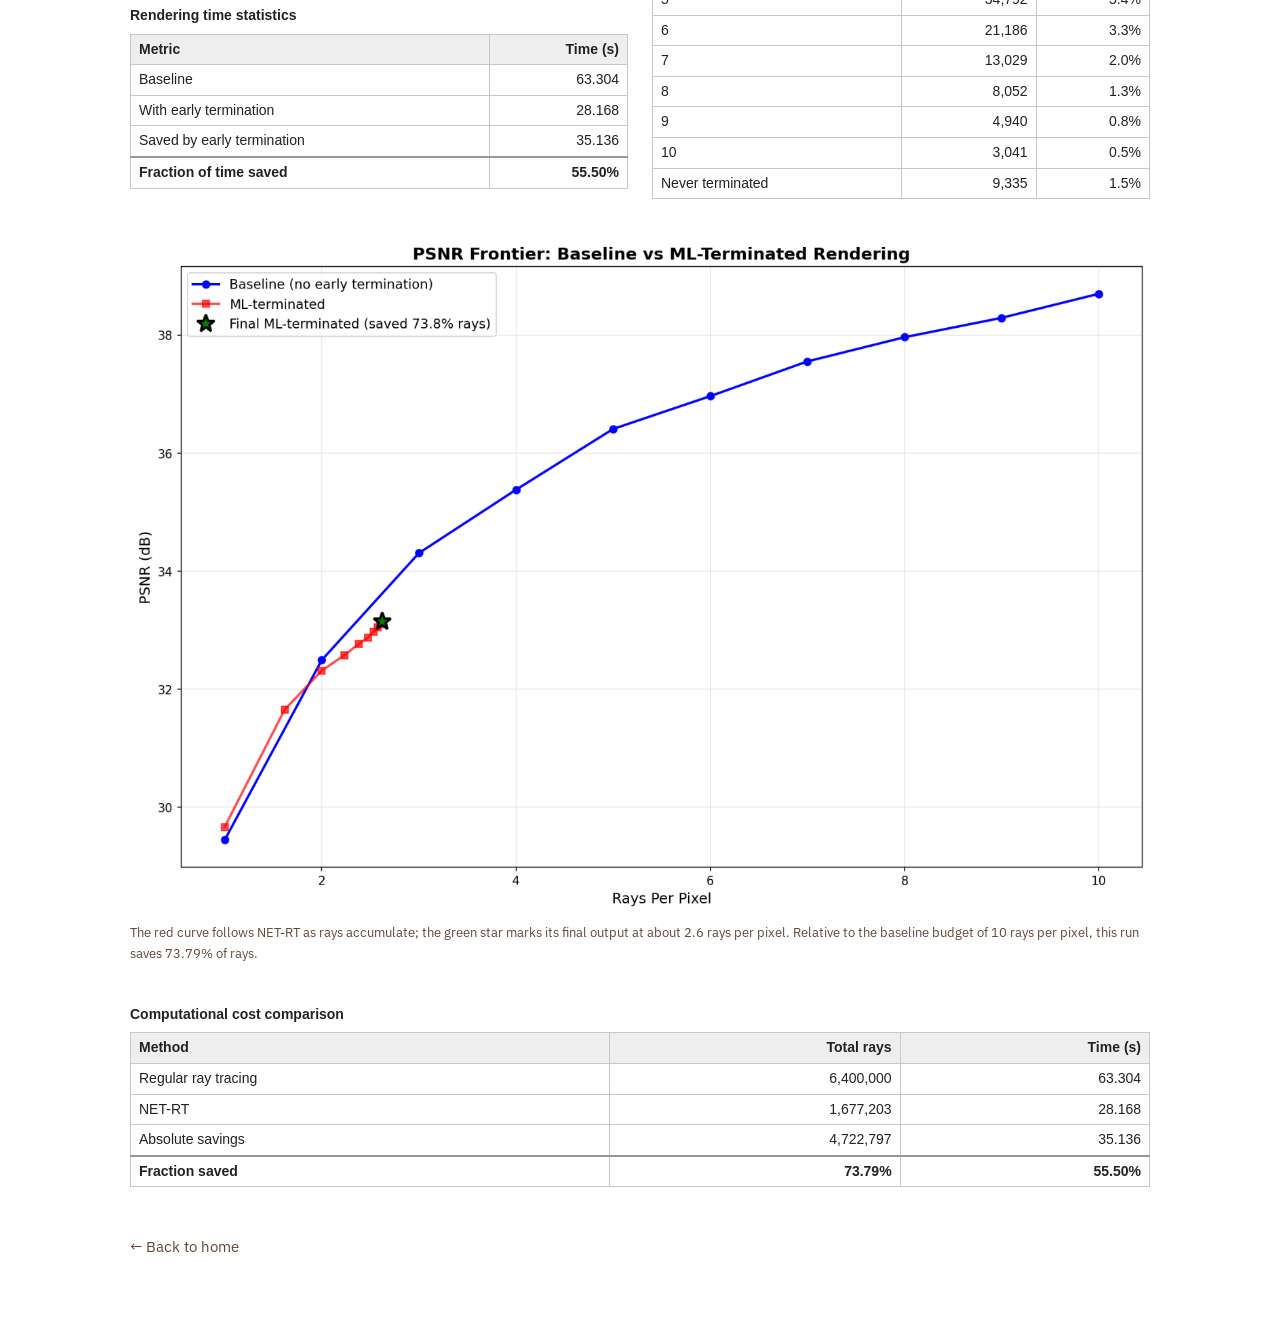
<file: project-7.html>
<!DOCTYPE html>
<html lang="en">
<head>
    <meta charset="UTF-8">
    <meta name="viewport" content="width=device-width, initial-scale=1.0">
    <meta name="theme-color" content="#ffffff">
    <meta name="description" content="NET-RT, an MIT Computer Graphics final project exploring neural early termination for ray tracing, reduced ray counts by about 74% and render time by 55.5% on a held-out test scene.">
    <title>NET-RT | Enyu Zhu</title>
    <link href="https://fonts.googleapis.com/css2?family=IBM+Plex+Sans:wght@400;500;600;700&display=swap" rel="stylesheet">
    <link rel="stylesheet" href="style.css">
</head>
<body>
    <div class="page">
        <header class="header">
            <a href="index.html" class="logo">ENYU ZHU</a>
            <nav class="nav-main">
                <a href="about.html">About</a>
                <a href="mailto:enyuzhu@mit.edu">Contact</a>
            </nav>
        </header>

        <main class="project-page">
            <div class="project-hero-wrapper">
                <div class="project-hero">
                    <div class="project-media">
                        <img class="project-cover-cropped" src="Assets/projects/project-7-main.png" alt="Glass bunny rendered with NET-RT, showing refractive surfaces and reflections." width="832" height="830">
                    </div>
                    <div class="project-info">
                        <span class="project-tag">Machine Learning</span>
                        <h1>NET-RT: Neural Early Termination for Ray Tracing</h1>

                        <div class="project-field">
                            <span class="field-label">Overview</span>
                            <p>Neural Rendering, Adaptive Sampling, Computer Graphics<br>MIT Computer Graphics Final Project, Runner Up for SIGGRAPH<br>2025</p>
                        </div>

                        <div class="project-field">
                            <span class="field-label">Role</span>
                            <p>Student</p>
                        </div>

                        <div class="project-field">
                            <span class="field-label">Info</span>
                            <p>NET-RT explores whether a small neural network can make ray tracing faster by predicting when each pixel has received enough samples. For our MIT Computer Graphics final project, Theo Jiang and I built a progressive path tracing pipeline, generated a paired rendering dataset, and adapted SplitterNet to predict both final pixel colors and confidence. The model lets predictable regions stop sampling early while more difficult regions continue rendering. On a held-out glass bunny scene, the CPU prototype used about 74% fewer rays and reduced rendering time by 55.5%.</p>
                        </div>
                    </div>
                </div>
            </div>

            <a href="#case-study" class="see-more">
                <span>See more</span>
                <svg viewBox="0 0 24 24" fill="none" stroke="currentColor" stroke-width="2" aria-hidden="true"><path d="M6 9l6 6 6-6"/></svg>
            </a>

            <section class="case-study" id="case-study">
                <div class="case-block">
                    <h2>Challenge</h2>
                    <p>Ray tracing can produce physically accurate images, but smooth results often require hundreds or thousands of samples per pixel. Those samples are not equally useful everywhere: diffuse surfaces and uniformly lit areas may converge quickly, while edges, glossy reflections, and refractive materials such as glass need more computation. A uniform sampling budget spends rays on regions that are already predictable. We wanted to test whether a lightweight neural network could predict both a pixel's final color and its confidence early enough to stop unnecessary sampling, while keeping difficult regions active.</p>
                </div>
                <div class="case-block">
                    <h2>Approach</h2>
                    <p>We treated early termination as a prediction problem closely related to image denoising. A useful model needed to reconstruct a clean image from a partially converged render, estimate how much to trust each prediction, and remain cheap enough to run inside the rendering loop. This led us to adapt SplitterNet, a lightweight image restoration architecture, and organize the project around data generation, model training, and integration with the ray tracer.
                    <br><br>Because we needed paired images at different sample counts, we built a C++ progressive path tracer using the GLOO framework and a Python automation pipeline. The renderer uses stratified jittered sampling, while the automation varies camera positions and orientations and records both individual sample contributions and cumulative renders with their metadata. We generated 1,000 images across 100 training scenes and reserved a separate scene containing an unseen glass bunny for evaluation.</p>
                </div>
                <figure class="case-block case-media">
                    <img src="Assets/projects/project-7-overview.png" alt="NET-RT comparison showing the early-terminated glass bunny render, fully ray-traced baseline, pixel differences, and per-pixel termination times." width="1884" height="478" loading="lazy">
                    <figcaption>Read left to right: neural output, fully sampled reference, absolute error, and termination step. The last two panels show where predictions differ from the reference and where the renderer spends additional samples.</figcaption>
                </figure>
                <div class="case-block">
                    <h2>Solution</h2>
                    <p>We adapted SplitterNet to output four channels per pixel: a predicted final RGB color and a confidence score between zero and one. Training combines a weighted color reconstruction loss with a ray saving loss. The reconstruction loss penalizes inaccurate predictions more strongly when confidence is high and discourages simply copying the noisy input. The ray saving term rewards confident predictions where many samples would otherwise remain, balancing image quality against the opportunity to save computation.
                    <br><br>At each rendering iteration, the path tracer adds a batch of rays and updates the cumulative image. The network then predicts final colors and confidence for each pixel. When confidence exceeds a threshold, that pixel stops receiving new rays; the remaining pixels continue sampling. This connects the model's predictions directly to how rendering work is allocated. Both rendering and neural inference ran on a consumer laptop CPU, so the measured time savings include the cost of evaluating the network.</p>
                </div>
                <div class="case-block case-block-media case-block-media-even">
                    <figure class="case-media">
                        <img src="Assets/projects/project-7-bunny-before.png" alt="Bunny before, with visible noise and jagged reflection boundaries." width="856" height="856" loading="lazy">
                        <figcaption>Before: visible noise and jagged reflection boundaries illustrate the reconstruction problem. NET-RT learns from paired partial and final renders to predict what an early image is likely to converge to.</figcaption>
                    </figure>
                    <figure class="case-media">
                        <img src="Assets/projects/project-7-bunny-after.png" alt="Bunny after, with smoother surfaces and reflection boundaries." width="858" height="856" loading="lazy">
                        <figcaption>After: the comparison shows smoother reflection boundaries and fewer isolated noisy pixels. Within NET-RT's rendering loop, a pixel stops receiving rays only when the model's confidence exceeds the selected threshold.</figcaption>
                    </figure>
                </div>
                <div class="case-block">
                    <h2>Results</h2>
                    <p>On the held-out glass bunny scene, NET-RT traced about 1.68 million rays compared with 6.4 million for the uniform baseline, saving about 74% of the rays. Total rendering time fell from 63.304 seconds to 28.168 seconds, a 55.5% reduction with both rendering and inference on the CPU. The termination log shows that 38.2% of pixels stopped after the first step, while just 1.5% remained active through the full sampling budget.
                    <br><br>The quality measurements show a tradeoff: NET-RT has an advantage at the lowest sample budgets, while the baseline reaches higher peak signal-to-noise ratio (PSNR) as more rays are allowed. Smooth regions tend to terminate early, with glass and shadow boundaries requiring more sampling. These results support early termination for limited rendering budgets, with further work needed to improve fidelity and generalization. Next steps include more varied training scenes, multiple sequential render inputs, GPU inference, and termination policies beyond a single confidence threshold.</p>
                </div>
                <div class="case-block results-grid">
                    <div class="results-stack">
                        <div class="results-table-wrap" role="region" aria-labelledby="ray-statistics" tabindex="0">
                            <table class="results-table">
                                <caption id="ray-statistics">Ray tracing statistics</caption>
                                <thead>
                                    <tr><th scope="col">Metric</th><th scope="col">Rays</th></tr>
                                </thead>
                                <tbody>
                                    <tr><th scope="row">Without early termination</th><td>6,400,000</td></tr>
                                    <tr><th scope="row">Actually traced</th><td>1,677,203</td></tr>
                                    <tr><th scope="row">Saved by early termination</th><td>4,722,797</td></tr>
                                </tbody>
                                <tfoot>
                                    <tr><th scope="row">Fraction of rays saved</th><td>73.79%</td></tr>
                                </tfoot>
                            </table>
                        </div>
                        <div class="results-table-wrap" role="region" aria-labelledby="time-statistics" tabindex="0">
                            <table class="results-table">
                                <caption id="time-statistics">Rendering time statistics</caption>
                                <thead>
                                    <tr><th scope="col">Metric</th><th scope="col">Time (s)</th></tr>
                                </thead>
                                <tbody>
                                    <tr><th scope="row">Baseline</th><td>63.304</td></tr>
                                    <tr><th scope="row">With early termination</th><td>28.168</td></tr>
                                    <tr><th scope="row">Saved by early termination</th><td>35.136</td></tr>
                                </tbody>
                                <tfoot>
                                    <tr><th scope="row">Fraction of time saved</th><td>55.50%</td></tr>
                                </tfoot>
                            </table>
                        </div>
                    </div>
                    <div class="results-table-wrap" role="region" aria-labelledby="termination-statistics" tabindex="0">
                        <table class="results-table">
                            <caption id="termination-statistics">Per-pixel termination</caption>
                            <thead>
                                <tr><th scope="col">Step</th><th scope="col">Pixels</th><th scope="col">Share</th></tr>
                            </thead>
                            <tbody>
                                <tr><th scope="row">1</th><td>244,619</td><td>38.2%</td></tr>
                                <tr><th scope="row">2</th><td>151,642</td><td>23.7%</td></tr>
                                <tr><th scope="row">3</th><td>93,071</td><td>14.5%</td></tr>
                                <tr><th scope="row">4</th><td>56,293</td><td>8.8%</td></tr>
                                <tr><th scope="row">5</th><td>34,792</td><td>5.4%</td></tr>
                                <tr><th scope="row">6</th><td>21,186</td><td>3.3%</td></tr>
                                <tr><th scope="row">7</th><td>13,029</td><td>2.0%</td></tr>
                                <tr><th scope="row">8</th><td>8,052</td><td>1.3%</td></tr>
                                <tr><th scope="row">9</th><td>4,940</td><td>0.8%</td></tr>
                                <tr><th scope="row">10</th><td>3,041</td><td>0.5%</td></tr>
                                <tr><th scope="row">Never terminated</th><td>9,335</td><td>1.5%</td></tr>
                            </tbody>
                        </table>
                    </div>
                </div>
                <figure class="case-block case-media">
                    <img class="results-plot" src="Assets/projects/project-7-results-2.png" alt="PSNR versus rays per pixel: NET-RT has a small advantage at the lowest budgets and finishes near 33 dB, while the baseline continues improving with more samples." width="1504" height="994" loading="lazy">
                    <figcaption>The red curve follows NET-RT as rays accumulate; the green star marks its final output at about 2.6 rays per pixel. Relative to the baseline budget of 10 rays per pixel, this run saves 73.79% of rays.</figcaption>
                </figure>
                <div class="case-block results-table-wrap" role="region" aria-labelledby="cost-comparison" tabindex="0">
                    <table class="results-table">
                        <caption id="cost-comparison">Computational cost comparison</caption>
                        <thead>
                            <tr><th scope="col">Method</th><th scope="col">Total rays</th><th scope="col">Time (s)</th></tr>
                        </thead>
                        <tbody>
                            <tr><th scope="row">Regular ray tracing</th><td>6,400,000</td><td>63.304</td></tr>
                            <tr><th scope="row">NET-RT</th><td>1,677,203</td><td>28.168</td></tr>
                            <tr><th scope="row">Absolute savings</th><td>4,722,797</td><td>35.136</td></tr>
                        </tbody>
                        <tfoot>
                            <tr><th scope="row">Fraction saved</th><td>73.79%</td><td>55.50%</td></tr>
                        </tfoot>
                    </table>
                </div>
                <a class="back-link" href="index.html">&larr; Back to home</a>

                <nav class="project-nav">
                    <a class="project-nav-prev" href="project-3.html" aria-label="Previous project: Onsite Copilot" title="Prev: Onsite Copilot">&larr;</a>
                    <a class="project-nav-next" href="project-4.html" aria-label="Next project: ATLAS" title="Next: ATLAS">&rarr;</a>
                </nav>
            </section>
        </main>

        <footer class="socials">
            <a href="https://github.com/enyuzhu" target="_blank" rel="noopener noreferrer">Github</a>
            <a href="https://www.linkedin.com/in/amyenyuzhu" target="_blank" rel="noopener noreferrer">LinkedIn</a>
        </footer>
    </div>

    <script src="script.js"></script>
</body>
</html>
</file>
<file: style.css>
*{
    margin: 0;
    padding: 0;
    box-sizing: border-box;
    text-decoration: none;
    border: none;
    outline: none;
    scroll-behavior: smooth;
    font-family: "IBM Plex Sans", sans-serif;
}
:root{
    --cream: #E9D4C3;
    --navy: #13273F;
    --red: #660000;
    --red-arrow: #800000;
    --cocoa: #5C4433;

    --text-color: var(--navy);
    --text-muted: #674635;
    --label-muted: rgba(103, 70, 53, 0.5);
    --border-soft: rgba(19, 39, 63, 0.14);
    --shell: 110rem;
    --grid-line: #cfcfcf;
    --card-edge: #674635;
}
html{
    font-size: 62.5%;
    overflow-x: hidden;
}
body{
    background-color: #ffffff;
    background-image:
        url("data:image/svg+xml,%3Csvg xmlns='http://www.w3.org/2000/svg' width='220' height='220'%3E%3Cline x1='0' y1='0' x2='0' y2='220' stroke='%23cfcfcf' stroke-width='1' stroke-dasharray='4 5'/%3E%3Cline x1='0' y1='0' x2='220' y2='0' stroke='%23cfcfcf' stroke-width='1' stroke-dasharray='4 5'/%3E%3C/svg%3E");
    background-size: 220px 220px;
    background-position: 110px 110px;
    background-attachment: fixed;
    color: var(--text-color);
}
a{
    color: inherit;
}
a:focus-visible,
button:focus-visible{
    outline: 2px solid var(--navy);
    outline-offset: 3px;
    border-radius: 0.4rem;
}

.page{
    min-height: 100vh;
    display: flex;
    flex-direction: column;
}

/* ---------- header ---------- */
.header{
    display: flex;
    justify-content: space-between;
    align-items: center;
    width: 100%;
    padding: 3.2rem 3.2rem 0;
}
.nav-main{
    display: flex;
    gap: 2.4rem;
}
.nav-main a{
    font-size: 1.4rem;
    color: var(--text-muted);
    font-weight: 500;
    transition: color 0.25s ease;
}
.nav-main a:hover{
    color: var(--text-color);
}
.logo{
    font-size: 1.5rem;
    font-weight: 600;
    letter-spacing: 0.12em;
    color: var(--navy);
}

/* ---------- hero ---------- */
.hero{
    flex: 1;
    display: flex;
    flex-direction: column;
    justify-content: center;
    max-width: var(--shell);
    width: 100%;
    margin: 0 auto;
    padding: 2rem 2.4rem;
}

.hero-copy{
    display: grid;
    text-align: center;
    padding: 0 4rem;
}
.intro-text,
.project-title{
    grid-area: 1 / 1;
    transition: opacity 0.35s ease;
}
.intro-text{
    line-height: 1.5;
    font-weight: 400;
    color: var(--text-color);
    opacity: 1;
}
.intro-text strong{
    font-weight: 700;
}
.intro-line{
    display: block;
}
.intro-line-1{
    font-size: 2.6rem;
}
.intro-line-2{
    font-size: 2.6rem;
}
.hl-navy{
    color: var(--navy);
}
.hl-red{
    color: var(--red);
}
.project-title{
    font-size: 6.4rem;
    font-weight: 700;
    letter-spacing: 0.01em;
    line-height: 1.1;
    color: var(--cocoa);
    opacity: 0;
}
.hero-copy.showing-project .intro-text{
    opacity: 0;
}
.hero-copy.showing-project .project-title{
    opacity: 1;
}

/* ---------- cards ---------- */
.stack{
    width: fit-content;
    max-width: 100%;
    margin: 0 auto;
}
.cards-row{
    list-style: none;
    display: flex;
    justify-content: center;
    margin-top: 6rem;
}
.card-slot{
    flex: 0 0 auto;
    width: 17.5rem;
    aspect-ratio: 3 / 4.4;
    opacity: 0;
    transform: translate(var(--dx, -10rem), var(--dy, -8rem));
    transition: opacity 0.75s cubic-bezier(0.22, 1, 0.36, 1), transform 0.75s cubic-bezier(0.22, 1, 0.36, 1);
}
.card-slot:not(:first-child){
    margin-left: -2.8rem;
}
.card-slot.in{
    opacity: 1;
    transform: translate(0, 0);
}
.card-slot:nth-child(1){ --dx: -14rem; --dy: -10rem; --rot: -2deg; }
.card-slot:nth-child(2){ --dx: -7rem; --dy: -5rem; --rot: -1.2deg; }
.card-slot:nth-child(3){ --dx: -4.7rem; --dy: -3.3rem; --rot: -0.4deg; }
.card-slot:nth-child(4){ --dx: -3.5rem; --dy: -2.5rem; --rot: 0.4deg; }
.card-slot:nth-child(5){ --dx: -2.8rem; --dy: -2rem; --rot: 1.2deg; }
.card-slot:nth-child(6){ --dx: -2.3rem; --dy: -1.7rem; --rot: 2deg; }
.card{
    position: relative;
    display: block;
    width: 100%;
    height: 100%;
    overflow: hidden;
    border-radius: 1.2rem;
    background: var(--cocoa);
    cursor: pointer;
    border-left: 0.1rem solid var(--card-edge);
    border-bottom: 0.1rem solid var(--card-edge);
    transform: rotate(var(--rot, 0deg));
    transform-origin: 50% 100%;
    transition: transform 0.4s cubic-bezier(0.16, 1, 0.3, 1), box-shadow 0.4s ease;
}
.card img{
    position: absolute;
    inset: 0;
    width: 100%;
    height: 100%;
    object-fit: cover;
}
.card[href="project-5.html"] img{
    object-position: 64% 50%;
}

.card-slot.idle .card{
    animation: card-float 5.5s ease-in-out infinite;
}
.card-slot.idle:nth-child(2n) .card{
    animation-delay: 0.6s;
}
.card-slot.idle:nth-child(3n) .card{
    animation-delay: 1.2s;
}
@keyframes card-float{
    0%, 100%{ transform: rotate(var(--rot, 0deg)) translateY(0); }
    50%{ transform: rotate(var(--rot, 0deg)) translateY(-0.8rem); }
}

.card:hover,
.card:focus-visible,
.card-slot.idle .card:hover,
.card-slot.idle .card:focus-visible{
    animation: none;
    transform: rotate(var(--rot, 0deg)) translateY(-1.4rem) scale(1.03);
    box-shadow: 0 1.6rem 2.8rem rgba(0, 0, 0, 0.28);
}
.card-slot:hover,
.card-slot:focus-within{
    z-index: 2;
}

.card-cursor-hint{
    position: absolute;
    top: 50%;
    left: 50%;
    transform: translate(-50%, -50%) scale(0.9);
    background: var(--cream);
    color: var(--navy);
    font-size: 1.2rem;
    letter-spacing: 0.08em;
    text-transform: uppercase;
    padding: 0.7rem 1.5rem;
    border-radius: 999px;
    opacity: 0;
    transition: opacity 0.25s ease, transform 0.25s ease;
    pointer-events: none;
    white-space: nowrap;
}
.card:hover .card-cursor-hint,
.card:focus-visible .card-cursor-hint{
    opacity: 1;
    transform: translate(-50%, -50%) scale(1);
}

/* ---------- timeline / gradient arrow ---------- */
.timeline-arrow{
    display: block;
    width: calc(100% + 2.4rem);
    height: 4rem;
    margin: 6rem -1.2rem 1.6rem;
}
.arrow-stop-navy{
    stop-color: var(--navy);
}
.arrow-stop-red{
    stop-color: var(--red-arrow);
}
.arrow-navy{
    fill: var(--navy);
}
.arrow-red{
    fill: var(--red-arrow);
}

/* ---------- footer categories ---------- */
.footer-categories{
    display: flex;
    justify-content: space-between;
    gap: 3rem;
}
.category h3{
    font-size: 1.8rem;
    font-weight: 600;
    margin-bottom: 0.4rem;
}
.category p{
    font-size: 1.2rem;
    color: var(--text-muted);
}
.category-ml h3{
    color: var(--navy);
}
.category-design{
    text-align: right;
}
.category-design h3{
    color: var(--red);
}

/* ---------- socials (fixed, persists across scroll on every page) ---------- */
.socials{
    position: fixed;
    left: 2.2rem;
    bottom: 2.2rem;
    display: flex;
    gap: 2rem;
    padding: 0.9rem 1.6rem;
    background: rgba(255, 255, 255, 0.88);
    backdrop-filter: blur(6px);
    border-radius: 999px;
    box-shadow: 0 0.4rem 1.4rem rgba(19, 39, 63, 0.1);
    z-index: 50;
}
.socials a{
    font-size: 1.4rem;
    color: var(--text-muted);
    font-weight: 500;
    transition: color 0.25s ease;
}
.socials a:hover{
    color: var(--text-color);
}

/* ---------- about page ---------- */
main.about-content{
    display: flex;
    align-items: center;
    gap: 5rem;
    max-width: 90rem;
}
.about-photo{
    flex: 0 0 auto;
}
.about-photo img{
    display: block;
    width: 20rem;
    height: 20rem;
    border-radius: 50%;
    object-fit: cover;
}
.about-text{
    flex: 1;
    min-width: 0;
}

/* ---------- generic content pages (about / project) ---------- */
.content{
    flex: 1;
    max-width: 72rem;
    margin: 0 auto;
    padding: 5rem 4rem 8rem;
    width: 100%;
}
.content h1{
    font-size: 3.2rem;
    font-weight: 700;
    margin-bottom: 1.4rem;
}
.content .tag{
    display: inline-block;
    font-size: 1.2rem;
    color: var(--text-muted);
    letter-spacing: 0.05em;
    text-transform: uppercase;
    margin-bottom: 2rem;
}
.content p{
    font-size: 1.5rem;
    line-height: 1.7;
    color: var(--text-color);
    margin-bottom: 1.6rem;
}
.content .placeholder-block{
    display: block;
    width: 100%;
    aspect-ratio: 16 / 9;
    border-radius: 1.4rem;
    background: var(--cocoa);
    overflow: hidden;
    margin: 3rem 0;
}
.content .placeholder-block img{
    width: 100%;
    height: 100%;
    object-fit: cover;
}

/* ---------- project detail page ---------- */
.project-page{
    flex: 1;
    /* Wide enough that the hero image + .project-info's 50rem min-width
       fit without overflowing — otherwise .project-hero's
       justify-content: center centers that overflow evenly on both
       sides, making the hero start/end past the case-study section's
       edges below it instead of lining up with them. */
    max-width: 110rem;
    margin: 0 auto;
    padding: 5rem 4rem 8rem;
    width: 100%;
}
/* project-info's min-width (50rem) plus a full-size hero image no
   longer fits in the standard 100rem container without overflowing
   off the right edge, so this variant just gives it more room. It's
   still centered the same way as every other page (max-width +
   margin: 0 auto, inherited above) — no left/right asymmetry. */
.project-page-wide{
    max-width: 130rem;
}
/* Fixed to the standard hero image's own height (62rem), not the
   viewport — this is the height every project already naturally has
   via the image, so it keeps "See more" at a consistent position
   without pushing it almost off-screen the way a 100vh-based height
   would. */
.project-hero-wrapper{
    min-height: 62rem;
    display: flex;
    flex-direction: column;
}
.project-hero{
    flex: 1;
    display: flex;
    align-items: flex-start;
    justify-content: center;
    gap: 5rem;
}
.project-media{
    flex: 0 0 auto;
}
.project-media img{
    display: block;
    height: 62rem;
    width: auto;
    max-width: 48rem;
    object-fit: contain;
    object-position: top;
}
.project-media img.project-cover-cropped{
    aspect-ratio: 818 / 1200;
    object-fit: cover;
    object-position: center;
}
.project-info{
    flex: 1;
    min-width: 50rem;
    max-width: 100rem;
}
/* Grid (not flex) so the image can stretch to exactly match the text
   column's own content height — grid resolves the row height from the
   text first, then hands that as a definite height to the image side,
   which flexbox can't do for a percentage-height child. Used when a
   project's hero copy is short enough that the standard fixed-height
   image would tower over it. */
.project-hero-fit{
    display: grid;
    grid-template-columns: auto minmax(0, 1fr);
    align-items: stretch;
    gap: 5rem;
}
.project-hero-fit .project-media{
    display: flex;
    justify-content: center;
    height: 100%;
}
.project-hero-fit .project-media img{
    height: 100%;
    width: auto;
    max-width: 60rem;
    object-fit: contain;
    object-position: top;
}
.project-tag{
    display: block;
    font-size: 1.6rem;
    color: var(--text-muted);
    margin-bottom: 1.8rem;
}
.project-info h1{
    font-size: 2.8rem;
    font-weight: 700;
    color: var(--navy);
    line-height: 1.15;
    margin-bottom: 3.2rem;
}
.project-field{
    margin-bottom: 2.6rem;
}
.project-field:last-child{
    margin-bottom: 0;
}
.field-label{
    display: block;
    font-size: 1.2rem;
    font-weight: 600;
    letter-spacing: 0.08em;
    text-transform: uppercase;
    color: var(--label-muted);
    margin-bottom: 0.7rem;
}
.project-field p{
    font-size: 1.5rem;
    line-height: 1.6;
    color: var(--text-color);
}

.see-more{
    display: flex;
    flex-direction: column;
    align-items: center;
    gap: 0.4rem;
    width: fit-content;
    margin: 7rem auto 0;
    font-size: 1.3rem;
    font-weight: 600;
    letter-spacing: 0.1em;
    text-transform: uppercase;
    color: var(--text-muted);
    transition: color 0.25s ease;
}
.see-more:hover{
    color: var(--text-color);
}
.see-more svg{
    width: 1.6rem;
    height: 1.6rem;
    stroke: currentColor;
}

.case-study{
    max-width: 130rem;
    margin: 6rem auto 0;
    display: flex;
    flex-direction: column;
    gap: 4rem;
}
.case-block:not(.case-block-media){
    width: 100%;
}
.case-block-media{
    display: flex;
    align-items: center;
    gap: 4.5rem;
}
.case-media{
    flex: 2;
    min-width: 0;
}
/* Image and text split the row exactly evenly instead of the default
   2:1 ratio. */
.case-block-media-even .case-media,
.case-block-media-even .case-text{
    flex: 1;
}
.case-media img,
.case-media video{
    display: block;
    width: 100%;
    height: auto;
    border-radius: 0;
}
.case-media figcaption{
    margin-top: 1rem;
    font-size: 1.3rem;
    line-height: 1.6;
    color: var(--text-muted);
}
.case-media img.results-plot{
    clip-path: inset(0 0 0 0.2%);
}
/* A standalone image that should keep its original proportions
   instead of stretching edge-to-edge across the full case-study
   width — the image is shown at half the column width, centered. */
.case-media-half{
    max-width: 50%;
    margin: 0 auto;
}
.case-text{
    flex: 1;
    min-width: 0;
}
.case-block h2{
    font-size: 1.3rem;
    font-weight: 600;
    letter-spacing: 0.08em;
    text-transform: uppercase;
    color: var(--navy);
    margin-bottom: 1rem;
}
.case-block p{
    font-size: 1.6rem;
    line-height: 1.7;
    color: var(--text-color);
}
.case-study .back-link{
    margin-top: 1rem;
}
.results-grid{
    display: grid;
    grid-template-columns: repeat(2, minmax(0, 1fr));
    align-items: start;
    gap: 2.4rem;
}
.results-stack{
    display: grid;
    min-width: 0;
    gap: 2rem;
}
.results-table-wrap{
    min-width: 0;
    overflow-x: auto;
}
.results-table-wrap:focus-visible{
    outline: 2px solid var(--navy);
    outline-offset: 3px;
}
.results-table{
    width: 100%;
    border-collapse: collapse;
    background: #ffffff;
    color: #222222;
    font-size: 1.4rem;
    line-height: 1.4;
    font-variant-numeric: tabular-nums;
}
.results-table,
.results-table *{
    font-family: Calibri, "Segoe UI", Arial, sans-serif;
}
.results-table caption{
    padding-bottom: 0.8rem;
    font-size: 1.4rem;
    font-weight: 700;
    letter-spacing: normal;
    text-align: left;
    text-transform: none;
    color: #222222;
}
.results-table th,
.results-table td{
    padding: 0.5rem 0.8rem;
    border: 1px solid #c8c8c8;
    text-align: right;
    vertical-align: top;
}
.results-table th:first-child{
    text-align: left;
}
.results-table th{
    font-weight: 400;
}
.results-table td{
    white-space: nowrap;
}
.results-table thead th{
    background: #eeeeee;
    font-weight: 700;
}
.results-table tfoot{
    background: #ffffff;
}
.results-table tfoot th,
.results-table tfoot td{
    border-top: 2px solid #999999;
    font-weight: 700;
}

.back-link{
    display: inline-block;
    margin-top: 1rem;
    font-size: 1.5rem;
    color: var(--text-muted);
    transition: color 0.25s ease;
}
.back-link:hover{
    color: var(--text-color);
}

/* ---------- prev/next project navigation ---------- */
/* Icon-only so the button footprint is tiny and constant, it can float
   at the viewport edge on every screen size without ever overlapping
   the hero or case-study text. Full project name is still exposed via
   aria-label/title for accessibility and on-hover context. */
.project-nav{
    display: contents;
}
.project-nav a{
    position: fixed;
    top: 50%;
    transform: translateY(-50%);
    display: flex;
    align-items: center;
    justify-content: center;
    width: 4.4rem;
    height: 4.4rem;
    border-radius: 50%;
    background: rgba(255, 255, 255, 0.88);
    backdrop-filter: blur(6px);
    box-shadow: 0 0.4rem 1.4rem rgba(19, 39, 63, 0.1);
    font-size: 1.8rem;
    color: var(--text-muted);
    transition: color 0.25s ease, transform 0.25s ease;
    z-index: 5;
}
.project-nav a:hover{
    color: var(--text-color);
    transform: translateY(-50%) scale(1.08);
}
.project-nav-prev{
    left: 2.2rem;
}
.project-nav-next{
    right: 2.2rem;
}

@media (prefers-reduced-motion: reduce){
    .card-slot,
    .card,
    .intro-text,
    .project-title{
        transition: none !important;
        animation: none !important;
    }
}

@media (max-width: 1100px){
    .nav-main{
        gap: 1.6rem;
    }
    .hero{
        padding: 3.2rem 2.4rem 3rem;
    }
    .hero-copy{
        padding: 0;
    }
    .intro-line-1{
        font-size: 2.2rem;
    }
    .intro-line-2{
        font-size: 2.2rem;
    }
    .project-title{
        font-size: 4rem;
    }
    .stack{
        max-width: 100%;
    }
    .timeline-arrow{
        width: calc(100% + 1rem);
        margin: 3rem -0.5rem 1.6rem;
    }
    .cards-row{
        justify-content: flex-start;
        overflow-x: auto;
        scroll-snap-type: x mandatory;
        padding-bottom: 1rem;
        margin-top: 3.2rem;
    }
    .card-slot{
        scroll-snap-align: start;
    }
    .footer-categories{
        flex-direction: column;
        gap: 2rem;
        text-align: left;
    }
    .category-design{
        text-align: left;
    }
    .socials{
        left: 2rem;
        bottom: 2rem;
    }
    .about-content{
        flex-direction: column;
        text-align: center;
    }
    .about-text{
        text-align: left;
    }
    .about-photo img{
        width: 16rem;
        height: 16rem;
    }
    .project-hero{
        flex-direction: column;
    }
    .project-info{
        min-width: 0;
    }
    .project-media{
        flex: 0 0 auto;
        width: 100%;
        max-width: 28rem;
        margin: 0 auto;
    }
    .project-media img{
        width: 100%;
        height: auto;
        max-width: 100%;
    }
    .project-hero-fit{
        display: flex;
        grid-template-columns: none;
    }
    .project-hero-fit .project-media img{
        height: auto;
        width: 100%;
        max-width: 100%;
    }
    .project-info h1{
        font-size: 2.8rem;
    }
    .case-block-media{
        flex-direction: column;
    }
    .results-grid{
        grid-template-columns: minmax(0, 1fr);
    }
}

@media (max-width: 520px){
    .intro-line-1{
        font-size: 1.9rem;
    }
    .intro-line-2{
        font-size: 1.9rem;
    }
    .project-title{
        font-size: 3rem;
    }
    .card-slot{
        width: 13rem;
    }
    .content{
        padding: 4rem 2.4rem 6rem;
    }
    .content h1{
        font-size: 2.6rem;
    }
}
</file>
